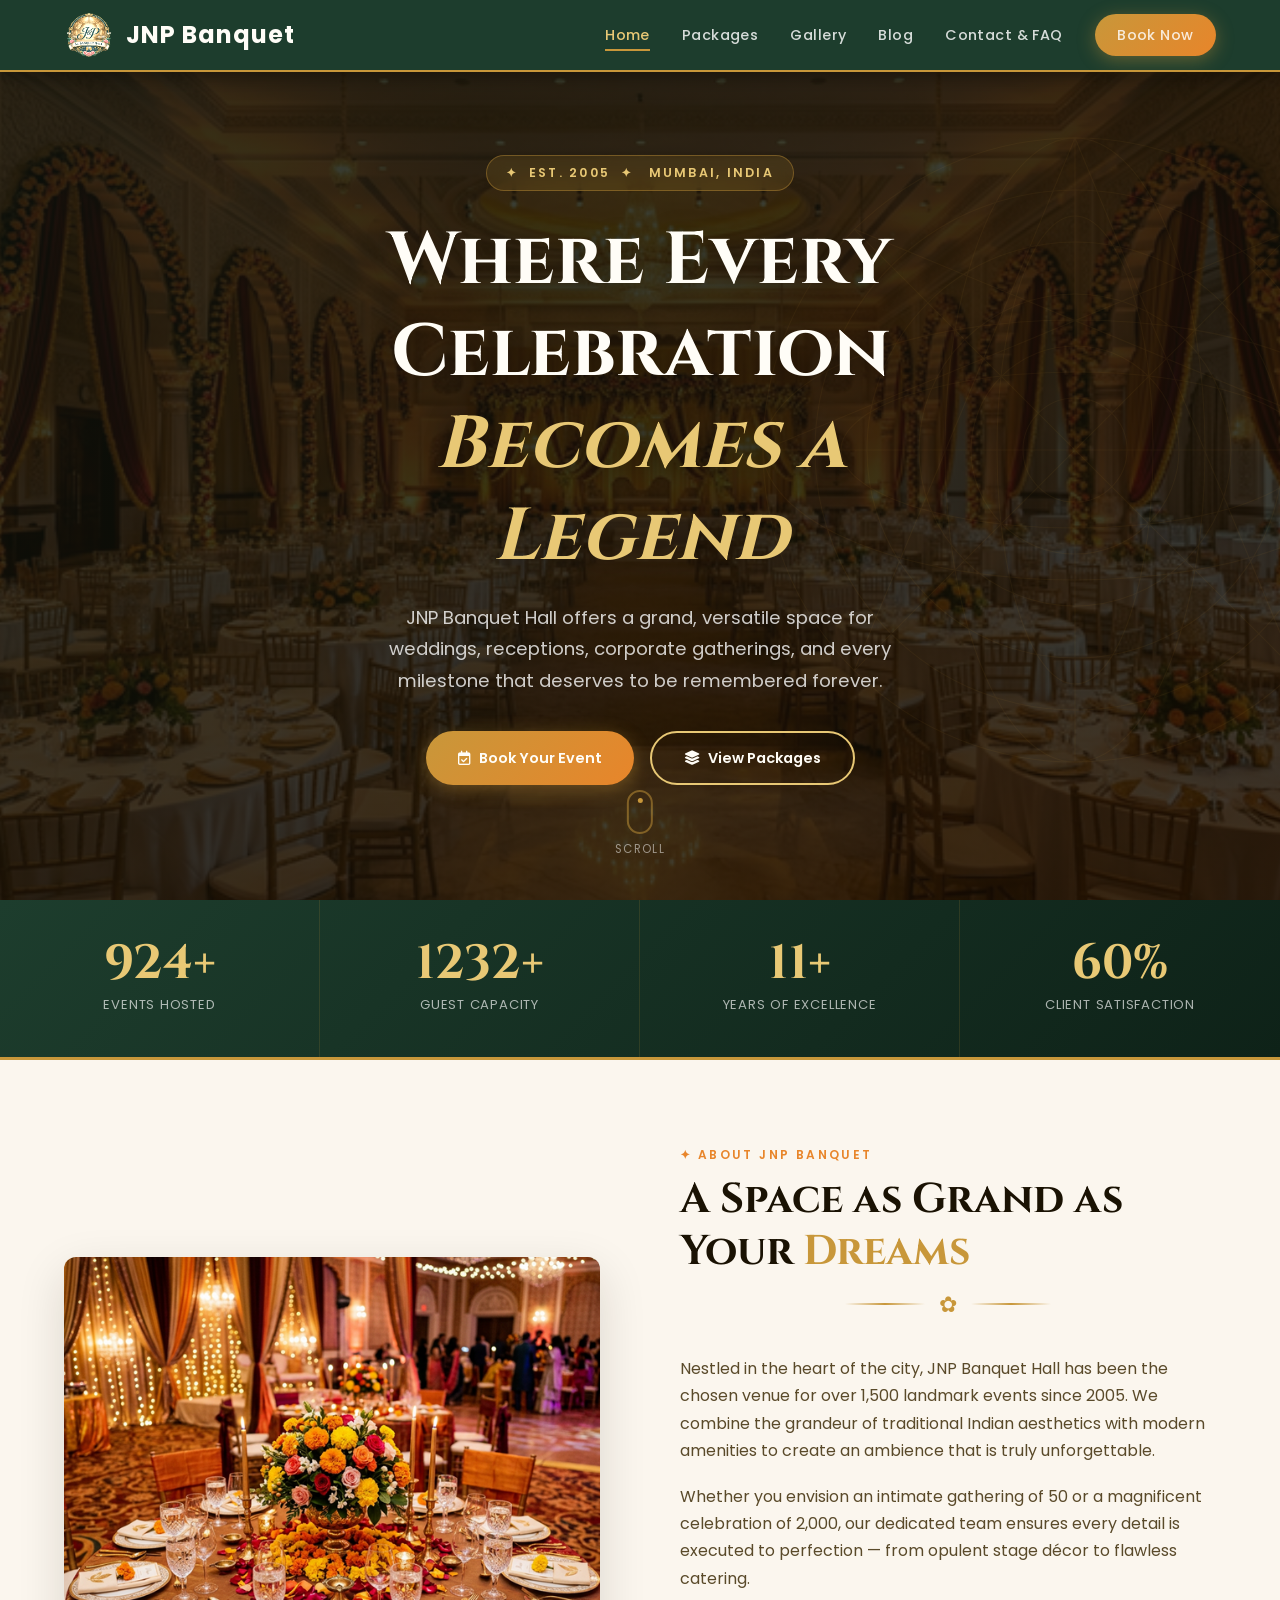
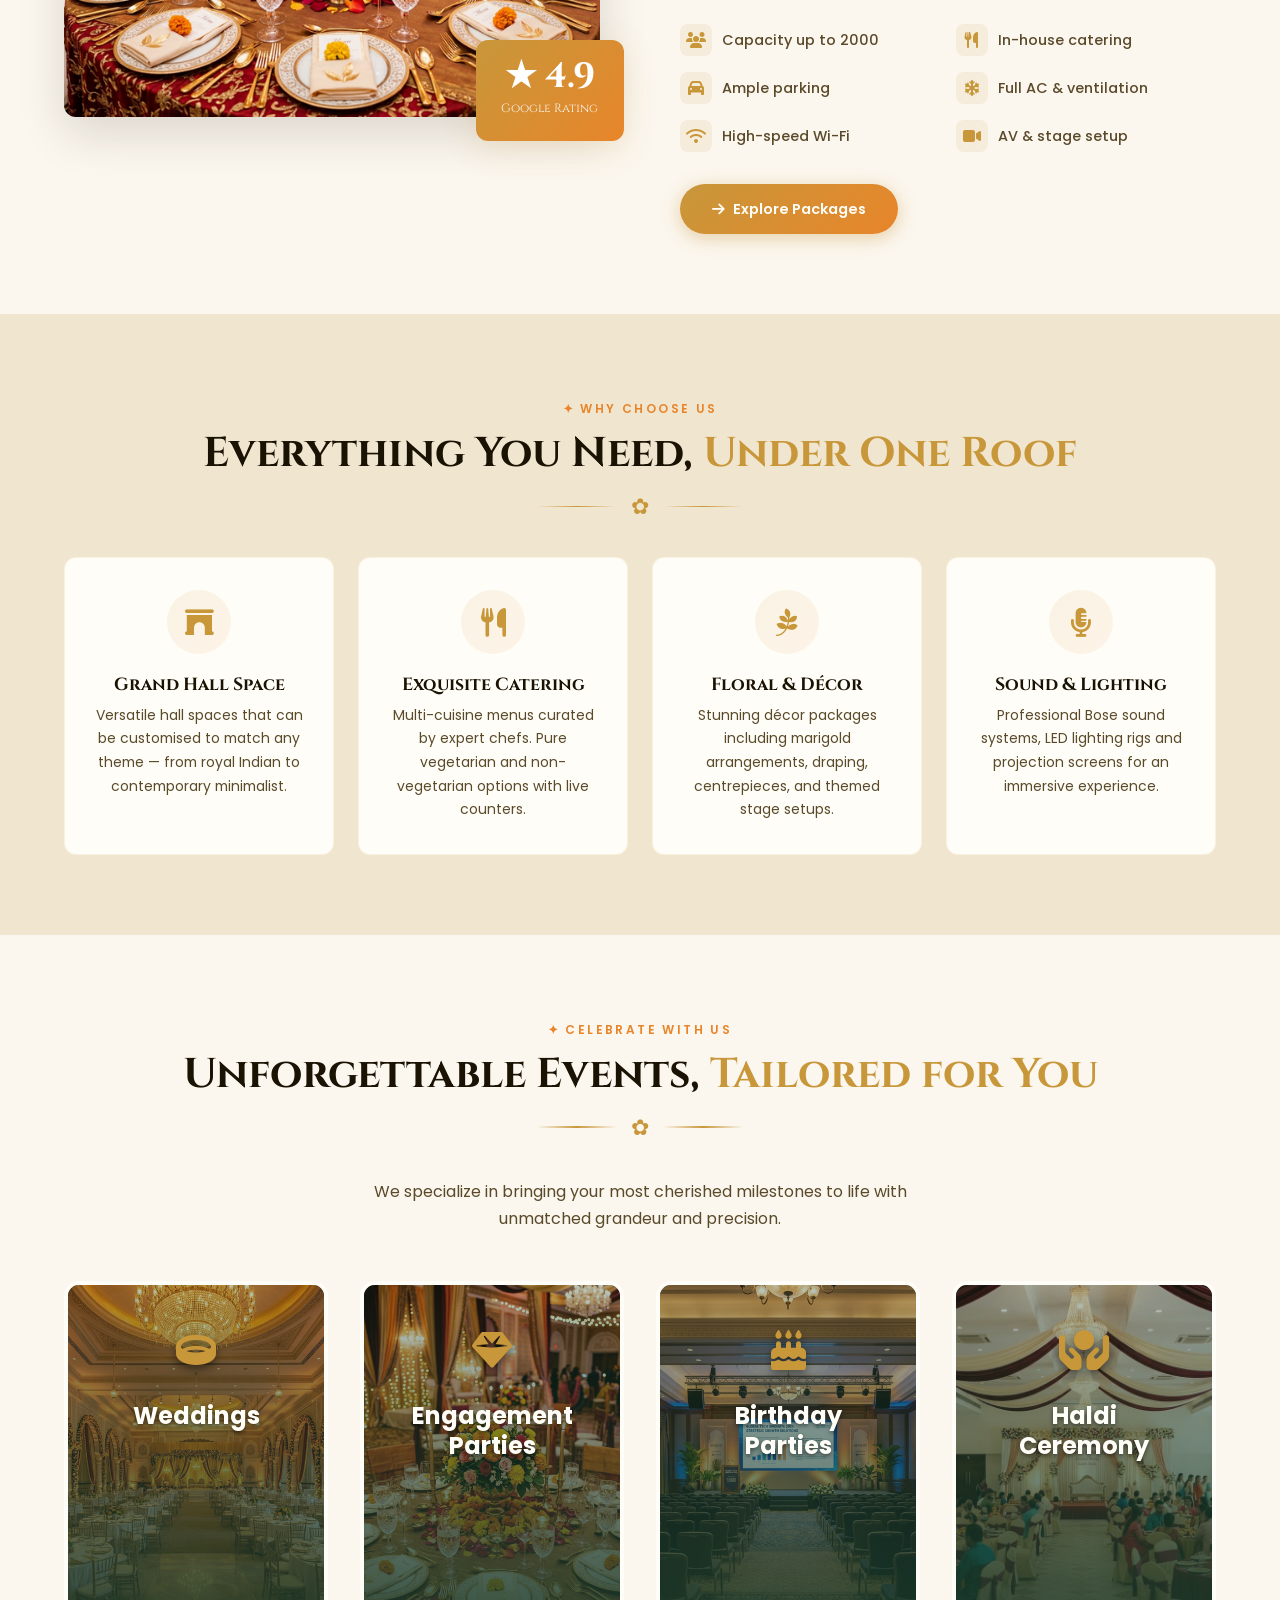
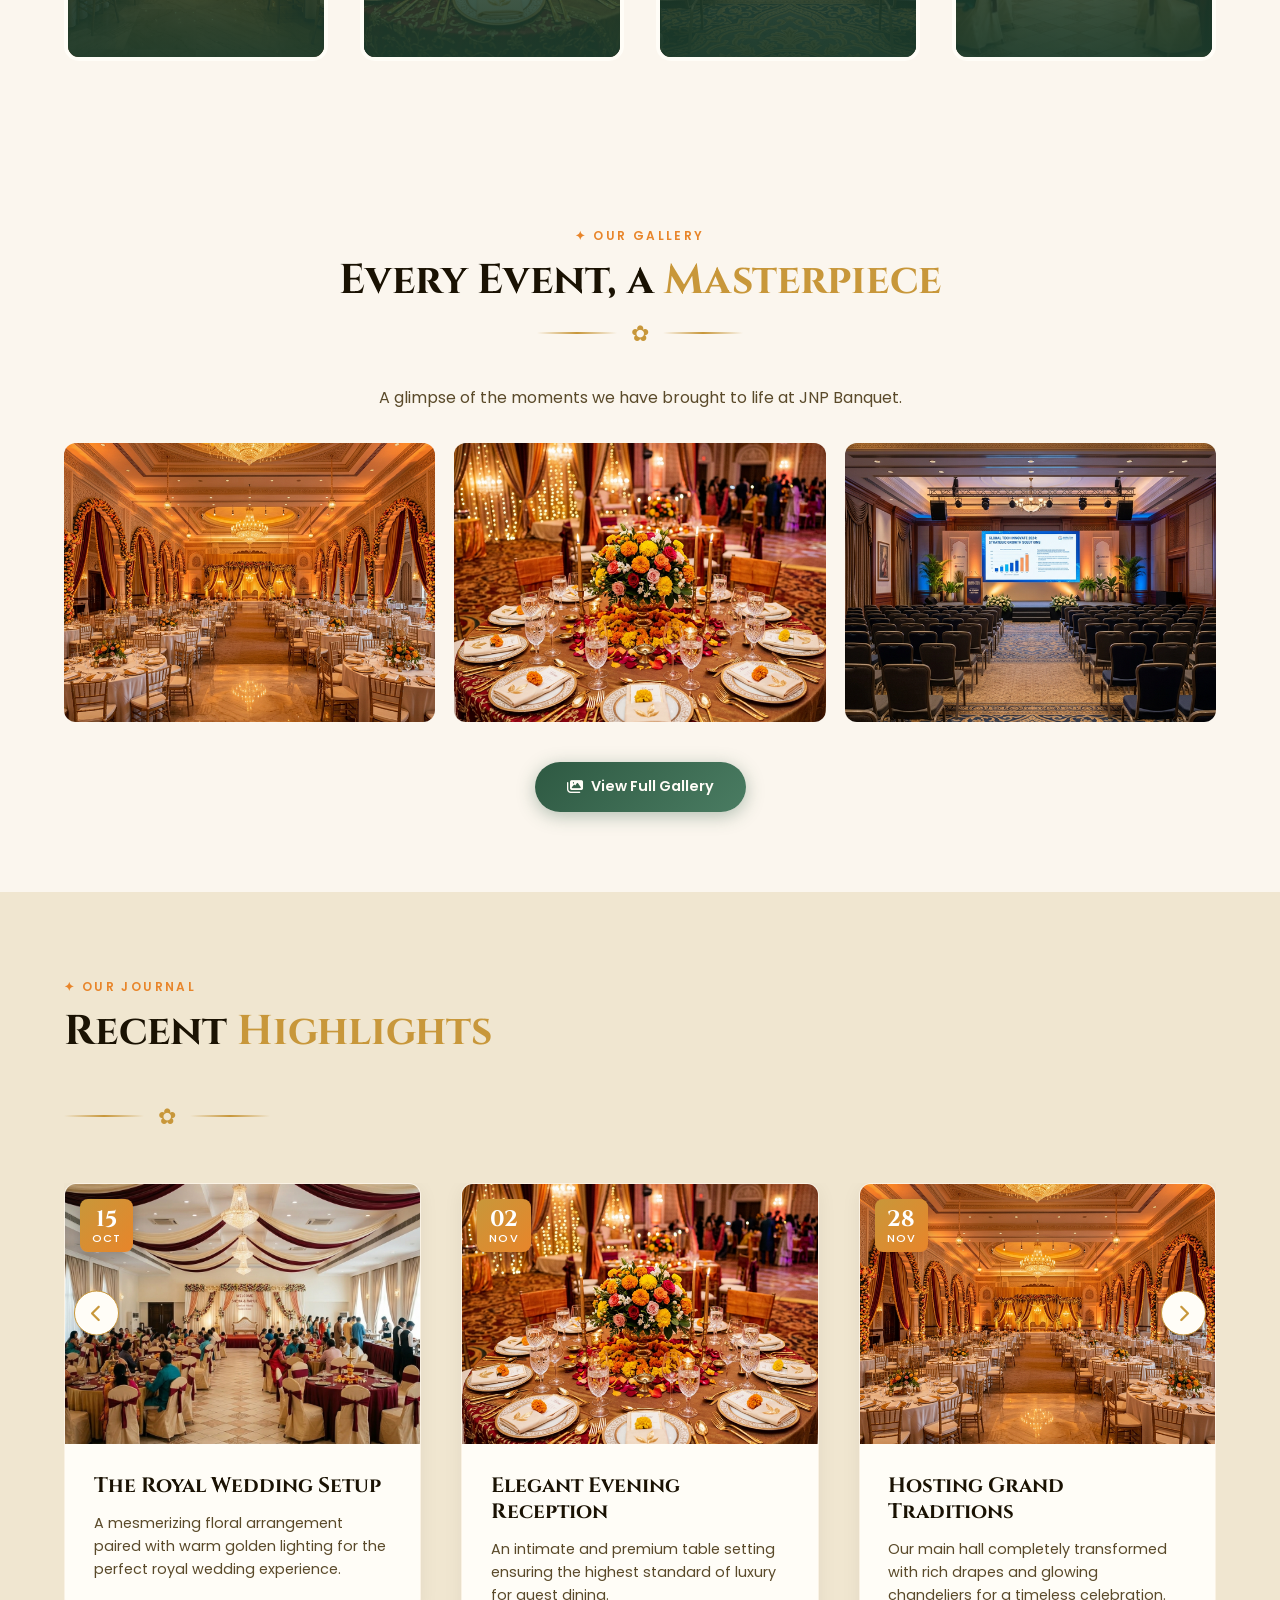
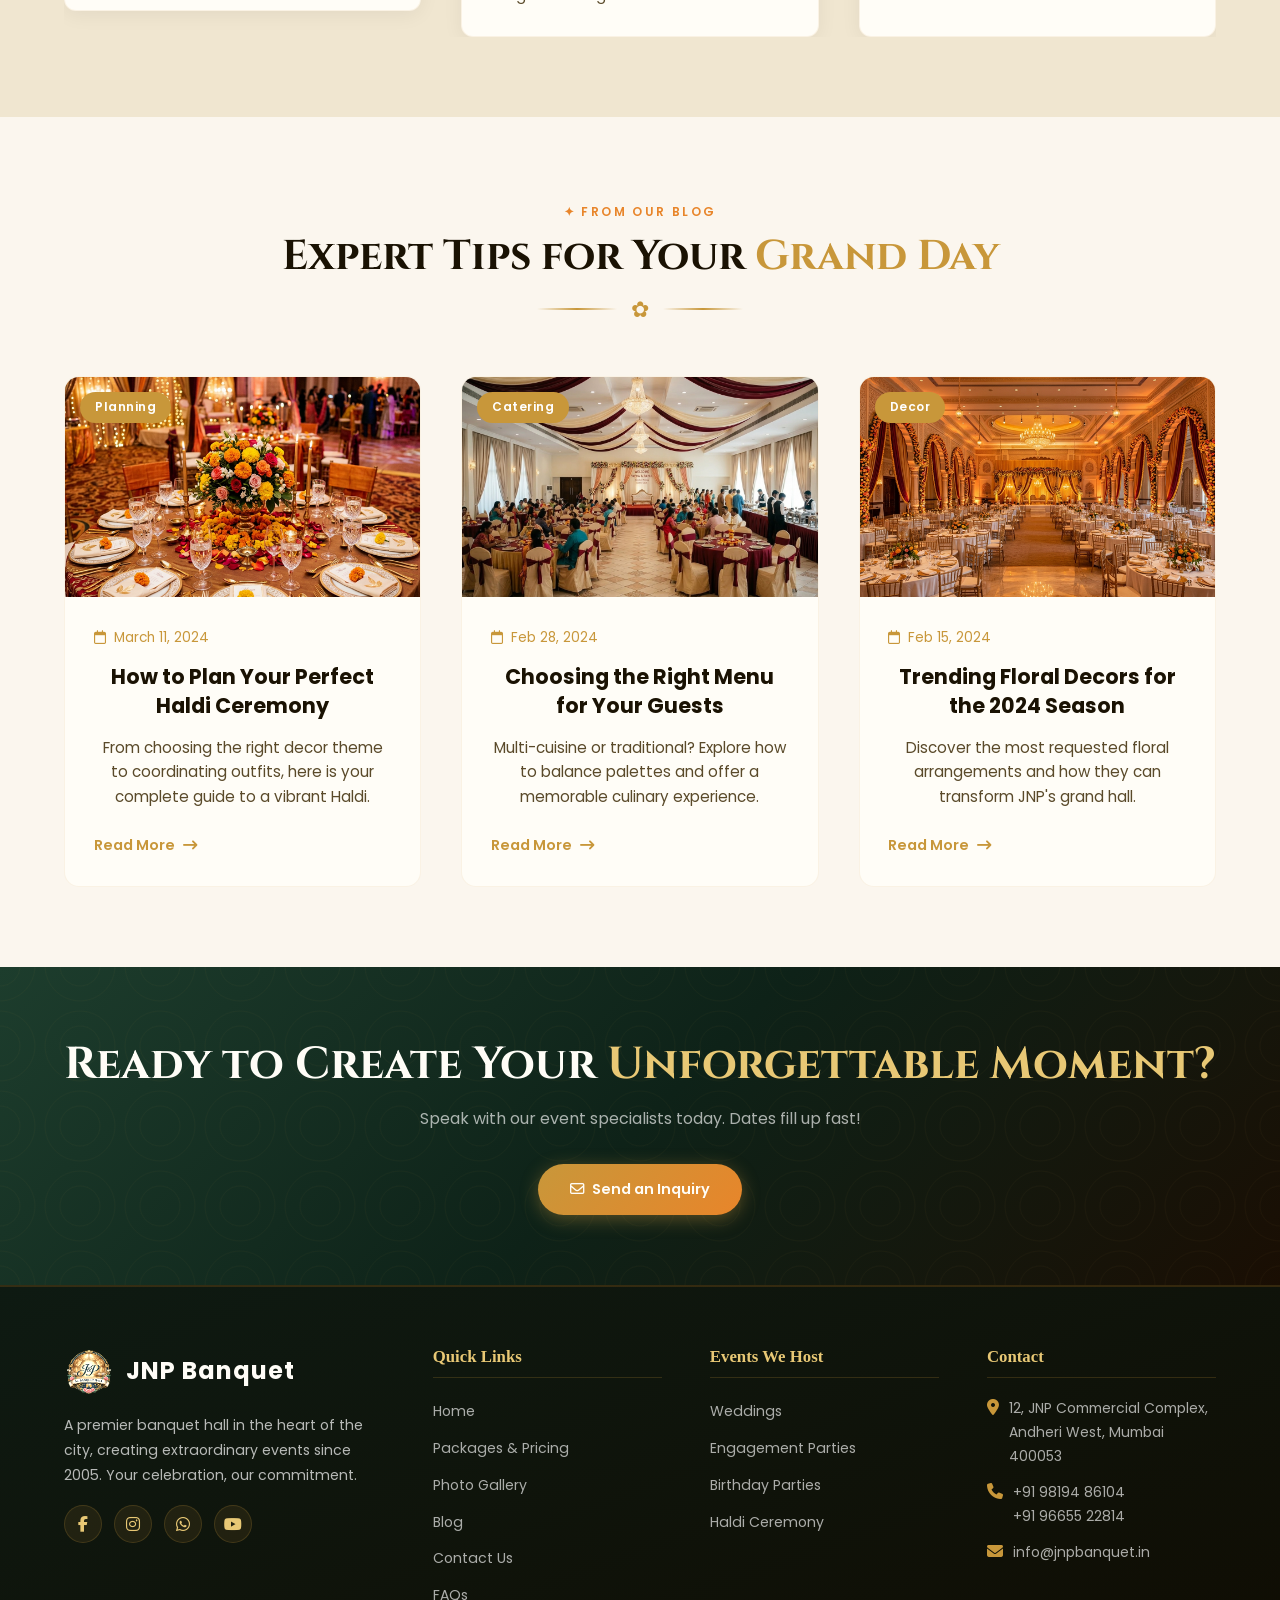
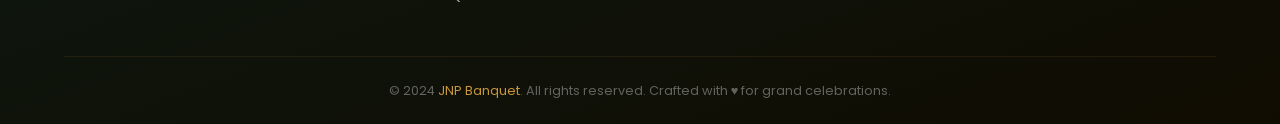
<file: JNP_banquet/index.html>
<!DOCTYPE html>
<html lang="en">

<head>
  <meta charset="UTF-8">
  <meta name="viewport" content="width=device-width, initial-scale=1.0">
  <title>JNP Banquet – Grand Events, Timeless Memories</title>
  <meta name="description"
    content="JNP Banquet Hall — The perfect venue for weddings, receptions, corporate events and celebrations in a grand, premium setting.">
  <link rel="stylesheet" href="css/style.css">
  <!-- Swiper CSS -->
  <link rel="stylesheet" href="https://cdn.jsdelivr.net/npm/swiper@11/swiper-bundle.min.css" />
  <!-- Icons -->
  <link rel="stylesheet" href="https://cdnjs.cloudflare.com/ajax/libs/font-awesome/6.5.0/css/all.min.css">
</head>

<body>

  <!-- ═══════════════ PRELOADER ═════════════════ -->
  <div class="cinematic-loader" id="cinematic-loader">
    <div class="loader-logo">
      <img src="images/Banquet_logo.png" alt="JNP Banquet Logo"
        style="height:100px; width:auto; mix-blend-mode:screen; filter:contrast(1.5) brightness(1.2); display:block; margin:0 auto 1rem;">
      JNP Banquet
      <span>PREMIUM EVENTS</span>
    </div>
  </div>

  <!-- ═══════════════ NAVBAR ═════════════════ -->
  <header>
    <nav class="navbar" id="navbar">
      <a href="index.html" class="nav-logo">
        <img src="images/Banquet_logo.png" alt="JNP Logo">
        JNP Banquet
      </a>
      <ul class="nav-links">
        <li><a href="index.html">Home</a></li>
        <li><a href="packages.html">Packages</a></li>
        <li><a href="gallery.html">Gallery</a></li>
        <li><a href="blog.html">Blog</a></li>
        <li><a href="contact.html">Contact & FAQ</a></li>
        <li><a href="contact.html" class="btn btn-primary" style="padding:0.55rem 1.4rem;">Book Now</a></li>
      </ul>
      <div class="hamburger" id="hamburger">
        <span></span><span></span><span></span>
      </div>
    </nav>
    <div class="mobile-menu" id="mobile-menu">
      <a href="index.html">Home</a>
      <a href="packages.html">Packages</a>
      <a href="gallery.html">Gallery</a>
      <a href="blog.html">Blog</a>
      <a href="contact.html">Contact & FAQ</a>
      <a href="contact.html" class="btn btn-primary" style="margin-top:0.5rem;justify-content:center;">Book Now</a>
    </div>
  </header>

  <!-- ═══════════════ HERO ═════════════════ -->
  <section class="hero" id="home">
    <div class="hero-bg"></div>
    <div class="hero-overlay"></div>

    <!-- Decorative Mandala SVG -->
    <div class="hero-mandala">
      <svg viewBox="0 0 500 500" xmlns="http://www.w3.org/2000/svg" fill="none" stroke="#C8973A" stroke-width="0.8">
        <circle cx="250" cy="250" r="240" />
        <circle cx="250" cy="250" r="200" />
        <circle cx="250" cy="250" r="160" />
        <circle cx="250" cy="250" r="120" />
        <circle cx="250" cy="250" r="80" />
        <circle cx="250" cy="250" r="40" />
        <line x1="250" y1="10" x2="250" y2="490" />
        <line x1="10" y1="250" x2="490" y2="250" />
        <line x1="80" y1="80" x2="420" y2="420" />
        <line x1="420" y1="80" x2="80" y2="420" />
        <line x1="250" y1="10" x2="420" y2="420" />
        <line x1="250" y1="10" x2="80" y2="420" />
        <line x1="10" y1="250" x2="420" y2="80" />
        <line x1="490" y1="250" x2="80" y2="80" />
        <ellipse cx="250" cy="250" rx="240" ry="100" />
        <ellipse cx="250" cy="250" rx="100" ry="240" />
        <ellipse cx="250" cy="250" rx="180" ry="60" />
        <ellipse cx="250" cy="250" rx="60" ry="180" />
      </svg>
    </div>

    <div class="hero-content">
      <div class="hero-tag">✦ &nbsp;Est. 2005 &nbsp;✦ &nbsp; Mumbai, India</div>
      <h1>
        Where Every Celebration<br>
        <em>Becomes a Legend</em>
      </h1>
      <p>JNP Banquet Hall offers a grand, versatile space for weddings, receptions, corporate gatherings, and every
        milestone that deserves to be remembered forever.</p>
      <div class="hero-actions">
        <a href="contact.html" class="btn btn-primary"><i class="fa-regular fa-calendar-check"></i> Book Your Event</a>
        <a href="packages.html" class="btn btn-outline"><i class="fa-solid fa-layer-group"></i> View Packages</a>
      </div>
    </div>

    <div class="scroll-indicator">
      <div class="scroll-dot"></div>
      Scroll
    </div>
  </section>

  <!-- ═══════════════ STATS BAR ═════════════════ -->
  <div class="stats-bar">
    <div class="stat-item reveal">
      <span class="stat-number" data-target="1500" data-suffix="+">0+</span>
      <div class="stat-label">Events Hosted</div>
    </div>
    <div class="stat-item reveal reveal-delay-1">
      <span class="stat-number" data-target="2000" data-suffix="+">0+</span>
      <div class="stat-label">Guest Capacity</div>
    </div>
    <div class="stat-item reveal reveal-delay-2">
      <span class="stat-number" data-target="18" data-suffix="+">0+</span>
      <div class="stat-label">Years of Excellence</div>
    </div>
    <div class="stat-item reveal reveal-delay-3">
      <span class="stat-number" data-target="98" data-suffix="%">0%</span>
      <div class="stat-label">Client Satisfaction</div>
    </div>
  </div>

  <!-- ═══════════════ ABOUT ═════════════════ -->
  <section class="section section-light">
    <div class="about-grid">
      <div class="about-image-wrap reveal">
        <img src="images/gallery-wedding.png" alt="Beautifully decorated JNP Banquet Hall table setup">
        <div class="about-badge">
          <span class="big">★ 4.9</span>
          <span class="small">Google Rating</span>
        </div>
      </div>
      <div class="reveal reveal-delay-1">
        <span class="section-badge">✦ About JNP Banquet</span>
        <h2 class="section-title">A Space as Grand as Your <span>Dreams</span></h2>
        <div class="motif-divider"><span>✿</span></div>
        <p style="color:var(--text-light);margin-bottom:1.2rem;">Nestled in the heart of the city, JNP Banquet Hall has
          been the chosen venue for over 1,500 landmark events since 2005. We combine the grandeur of traditional Indian
          aesthetics with modern amenities to create an ambience that is truly unforgettable.</p>
        <p style="color:var(--text-light);margin-bottom:2rem;">Whether you envision an intimate gathering of 50 or a
          magnificent celebration of 2,000, our dedicated team ensures every detail is executed to perfection — from
          opulent stage décor to flawless catering.</p>
        <div class="about-features">
          <div class="about-feat"><span class="icon"><i class="fa-solid fa-users"></i></span>Capacity up to 2000</div>
          <div class="about-feat"><span class="icon"><i class="fa-solid fa-utensils"></i></span>In-house catering</div>
          <div class="about-feat"><span class="icon"><i class="fa-solid fa-car"></i></span>Ample parking</div>
          <div class="about-feat"><span class="icon"><i class="fa-solid fa-snowflake"></i></span>Full AC & ventilation
          </div>
          <div class="about-feat"><span class="icon"><i class="fa-solid fa-wifi"></i></span>High-speed Wi-Fi</div>
          <div class="about-feat"><span class="icon"><i class="fa-solid fa-video"></i></span>AV & stage setup</div>
        </div>
        <a href="packages.html" class="btn btn-primary" style="margin-top:2rem;"><i class="fa-solid fa-arrow-right"></i>
          Explore Packages</a>
      </div>
    </div>
  </section>

  <!-- ═══════════════ WHY US ═════════════════ -->
  <section class="section section-cream text-center">
    <span class="section-badge reveal">✦ Why Choose Us</span>
    <h2 class="section-title reveal">Everything You Need, <span>Under One Roof</span></h2>
    <div class="motif-divider reveal"><span>✿</span></div>
    <div class="features-grid">
      <div class="feature-card reveal">
        <div class="feature-icon"><i class="fa-solid fa-archway" style="color:var(--gold);"></i></div>
        <h3>Grand Hall Space</h3>
        <p>Versatile hall spaces that can be customised to match any theme — from royal Indian to contemporary
          minimalist.</p>
      </div>
      <div class="feature-card reveal reveal-delay-1">
        <div class="feature-icon"><i class="fa-solid fa-utensils" style="color:var(--gold);"></i></div>
        <h3>Exquisite Catering</h3>
        <p>Multi-cuisine menus curated by expert chefs. Pure vegetarian and non-vegetarian options with live counters.
        </p>
      </div>
      <div class="feature-card reveal reveal-delay-2">
        <div class="feature-icon"><i class="fa-brands fa-pagelines" style="color:var(--gold);"></i></div>
        <h3>Floral & Décor</h3>
        <p>Stunning décor packages including marigold arrangements, draping, centrepieces, and themed stage setups.</p>
      </div>
      <div class="feature-card reveal reveal-delay-3">
        <div class="feature-icon"><i class="fa-solid fa-microphone-lines" style="color:var(--gold);"></i></div>
        <h3>Sound & Lighting</h3>
        <p>Professional Bose sound systems, LED lighting rigs and projection screens for an immersive experience.</p>
      </div>
    </div>
  </section>

  <!-- ═══════════════ OUR SPECIALITIES (EVENT SHOWCASE) ═════════════════ -->
  <section class="section section-ivory text-center" id="specialities">
    <div class="container">
      <span class="section-badge reveal">✦ Celebrate With Us</span>
      <h2 class="section-title reveal">Unforgettable Events, <span>Tailored for You</span></h2>
      <div class="motif-divider reveal"><span>✿</span></div>
      <p class="section-subtitle reveal" style="margin:0 auto 3rem;">We specialize in bringing your most cherished
        milestones to life with unmatched grandeur and precision.</p>

      <div class="speciality-grid">

        <!-- Wedding -->
        <div class="speciality-card reveal">
          <img src="images/hero-bg.png" alt="Grand Weddings">
          <div class="sc-overlay">
            <div class="sc-icon"><i class="fa-solid fa-ring"></i></div>
            <h3>Weddings</h3>
            <p>Begin your forever in our majestic, pillarless hall tailored for royal Indian weddings.</p>
            <a href="contact.html" class="sc-btn">Inquire Now &rarr;</a>
          </div>
        </div>

        <!-- Engagement -->
        <div class="speciality-card reveal reveal-delay-1">
          <img src="images/gallery-wedding.png" alt="Engagement Parties">
          <div class="sc-overlay">
            <div class="sc-icon"><i class="fa-solid fa-gem"></i></div>
            <h3>Engagement Parties</h3>
            <p>Intimate gatherings and luxurious ring ceremonies with premium tablescapes.</p>
            <a href="contact.html" class="sc-btn">Inquire Now &rarr;</a>
          </div>
        </div>

        <!-- Birthday -->
        <div class="speciality-card reveal reveal-delay-2">
          <img src="images/gallery-corporate.png" alt="Birthday Parties">
          <div class="sc-overlay">
            <div class="sc-icon"><i class="fa-solid fa-cake-candles"></i></div>
            <h3>Birthday Parties</h3>
            <p>From 1st birthdays to milestone 50ths, we host joyous, vibrant, and fun-filled birthday bashes.</p>
            <a href="contact.html" class="sc-btn">Inquire Now &rarr;</a>
          </div>
        </div>

        <!-- Haldi -->
        <div class="speciality-card reveal reveal-delay-3">
          <img src="images/Gemini_Generated_Image_8coy5y8coy5y8coy.png" alt="Haldi Ceremony">
          <div class="sc-overlay">
            <div class="sc-icon"><i class="fa-solid fa-hands-holding-circle"></i></div>
            <h3>Haldi Ceremony</h3>
            <p>Bright, traditionally styled setups to celebrate cultural pre-wedding festivities.</p>
            <a href="contact.html" class="sc-btn">Inquire Now &rarr;</a>
          </div>
        </div>

      </div>
    </div>
  </section>

  <!-- ═══════════════ GALLERY PREVIEW ═════════════════ -->
  <section class="section section-light text-center">
    <span class="section-badge reveal">✦ Our Gallery</span>
    <h2 class="section-title reveal">Every Event, a <span>Masterpiece</span></h2>
    <div class="motif-divider reveal"><span>✿</span></div>
    <p class="section-subtitle reveal" style="margin:0 auto 2rem;">A glimpse of the moments we have brought to life at
      JNP Banquet.</p>
    <div class="gallery-preview reveal">
      <div class="gp-item">
        <img src="images/hero-bg.png" alt="Grand event hall setup">
        <div class="gp-overlay">Grand Hall</div>
      </div>
      <div class="gp-item">
        <img src="images/gallery-wedding.png" alt="Wedding table setup">
        <div class="gp-overlay">Wedding Setup</div>
      </div>
      <div class="gp-item">
        <img src="images/gallery-corporate.png" alt="Corporate event">
        <div class="gp-overlay">Corporate Event</div>
      </div>
    </div>
    <a href="gallery.html" class="btn btn-green reveal" style="margin-top:2.5rem;"><i class="fa-solid fa-images"></i>
      View Full Gallery</a>
  </section>

  <!-- ═══════════════ RECENT HIGHLIGHTS SLIDER ═════════════════ -->
  <section class="section section-cream" id="highlights">
    <div style="display:flex; justify-content:space-between; align-items:flex-end; margin-bottom: 2rem;">
      <div>
        <span class="section-badge reveal">✦ Our Journal</span>
        <h2 class="section-title reveal">Recent <span>Highlights</span></h2>
      </div>
    </div>
    <div class="motif-divider reveal" style="margin: 0 0 3rem 0; margin-left:0;"><span>✿</span></div>

    <div class="swiper highlight-swiper reveal reveal-delay-2">
      <!-- Custom Aesthetic Navigation Arrows -->
      <div class="highlight-prev"><i class="fa-solid fa-chevron-left"></i></div>
      <div class="highlight-next"><i class="fa-solid fa-chevron-right"></i></div>

      <div class="swiper-wrapper">

        <!-- Slide 1 -->
        <div class="swiper-slide highlight-card">
          <div class="hc-image">
            <img src="images/Gemini_Generated_Image_8coy5y8coy5y8coy.png" alt="Grand Wedding Setup">
            <div class="hc-date"><span class="day">15</span><span class="month">OCT</span></div>
          </div>
          <div class="hc-content">
            <h3>The Royal Wedding Setup</h3>
            <p>A mesmerizing floral arrangement paired with warm golden lighting for the perfect royal wedding
              experience.</p>
          </div>
        </div>

        <!-- Slide 2 -->
        <div class="swiper-slide highlight-card">
          <div class="hc-image">
            <img src="images/gallery-wedding.png" alt="Elegant Reception">
            <div class="hc-date"><span class="day">02</span><span class="month">NOV</span></div>
          </div>
          <div class="hc-content">
            <h3>Elegant Evening Reception</h3>
            <p>An intimate and premium table setting ensuring the highest standard of luxury for guest dining.</p>
          </div>
        </div>

        <!-- Slide 3 -->
        <div class="swiper-slide highlight-card">
          <div class="hc-image">
            <img src="images/hero-bg.png" alt="Grand Scale Events">
            <div class="hc-date"><span class="day">28</span><span class="month">NOV</span></div>
          </div>
          <div class="hc-content">
            <h3>Hosting Grand Traditions</h3>
            <p>Our main hall completely transformed with rich drapes and glowing chandeliers for a timeless celebration.
            </p>
          </div>
        </div>

        <!-- Slide 4 -->
        <div class="swiper-slide highlight-card">
          <div class="hc-image">
            <img src="images/gallery-corporate.png" alt="Corporate Gala">
            <div class="hc-date"><span class="day">10</span><span class="month">DEC</span></div>
          </div>
          <div class="hc-content">
            <h3>Premium Corporate Gala</h3>
            <p>Providing the absolute best infrastructure for high-end corporate summits and professional gatherings.
            </p>
          </div>
        </div>

      </div>
    </div>
  </section>

  <!-- ═══════════════ BLOG SECTION ═════════════════ -->
  <section class="section section-light" id="blog">
    <div class="container text-center">
      <span class="section-badge reveal">✦ From Our Blog</span>
      <h2 class="section-title reveal">Expert Tips for Your <span>Grand Day</span></h2>
      <div class="motif-divider reveal"><span>✿</span></div>

      <div class="blog-grid" style="max-width:1200px; margin-left:auto; margin-right:auto;">
        <!-- Post 1 -->
        <article class="blog-card reveal">
          <div class="blog-img">
            <img src="images/gallery-wedding.png" alt="Haldi Ceremony Tips">
            <span class="blog-category">Planning</span>
          </div>
          <div class="blog-info">
            <div class="date"><i class="fa-regular fa-calendar"></i> March 11, 2024</div>
            <h3>How to Plan Your Perfect Haldi Ceremony</h3>
            <p>From choosing the right decor theme to coordinating outfits, here is your complete guide to a vibrant
              Haldi.</p>
            <a href="#" class="blog-link">Read More <i class="fa-solid fa-arrow-right-long"></i></a>
          </div>
        </article>

        <!-- Post 2 -->
        <article class="blog-card reveal reveal-delay-1">
          <div class="blog-img">
            <img src="images/Gemini_Generated_Image_8coy5y8coy5y8coy.png" alt="Wedding Menu Tips">
            <span class="blog-category">Catering</span>
          </div>
          <div class="blog-info">
            <div class="date"><i class="fa-regular fa-calendar"></i> Feb 28, 2024</div>
            <h3>Choosing the Right Menu for Your Guests</h3>
            <p>Multi-cuisine or traditional? Explore how to balance palettes and offer a memorable culinary experience.
            </p>
            <a href="#" class="blog-link">Read More <i class="fa-solid fa-arrow-right-long"></i></a>
          </div>
        </article>

        <!-- Post 3 -->
        <article class="blog-card reveal reveal-delay-2">
          <div class="blog-img">
            <img src="images/hero-bg.png" alt="Floral Trends">
            <span class="blog-category">Decor</span>
          </div>
          <div class="blog-info">
            <div class="date"><i class="fa-regular fa-calendar"></i> Feb 15, 2024</div>
            <h3>Trending Floral Decors for the 2024 Season</h3>
            <p>Discover the most requested floral arrangements and how they can transform JNP's grand hall.</p>
            <a href="#" class="blog-link">Read More <i class="fa-solid fa-arrow-right-long"></i></a>
          </div>
        </article>
      </div>
    </div>
  </section>

  <!-- ═══════════════ CTA BANNER ═════════════════ -->
  <section class="cta-banner">
    <h2 class="reveal">Ready to Create Your <span>Unforgettable Moment?</span></h2>
    <p class="reveal">Speak with our event specialists today. Dates fill up fast!</p>
    <a href="contact.html" class="btn btn-primary reveal"><i class="fa-regular fa-envelope"></i> Send an Inquiry</a>
  </section>

  <!-- ═══════════════ FOOTER ═════════════════ -->
  <footer class="footer">
    <div class="footer-grid">
      <div class="footer-logo-section">
        <div class="nav-logo">
          <img src="images/Banquet_logo.png" alt="JNP Logo"> JNP Banquet
        </div>
        <p>A premier banquet hall in the heart of the city, creating extraordinary events since 2005. Your celebration,
          our commitment.</p>
        <div class="social-links">
          <a href="#" aria-label="Facebook"><i class="fa-brands fa-facebook-f"></i></a>
          <a href="https://www.instagram.com/jnp_banquet_25?igsh=MTltOTN4ZjF5ZDhjMg%3D%3D" target="_blank"
            aria-label="Instagram"><i class="fa-brands fa-instagram"></i></a>
          <a href="#" aria-label="WhatsApp"><i class="fa-brands fa-whatsapp"></i></a>
          <a href="#" aria-label="YouTube"><i class="fa-brands fa-youtube"></i></a>
        </div>
      </div>
      <div class="footer-col">
        <h4>Quick Links</h4>
        <ul>
          <li><a href="index.html">Home</a></li>
          <li><a href="packages.html">Packages & Pricing</a></li>
          <li><a href="gallery.html">Photo Gallery</a></li>
          <li><a href="blog.html">Blog</a></li>
          <li><a href="contact.html">Contact Us</a></li>
          <li><a href="contact.html#faq">FAQs</a></li>
        </ul>
      </div>
      <div class="footer-col">
        <h4>Events We Host</h4>
        <ul>
          <li><a href="#">Weddings</a></li>
          <li><a href="#">Engagement Parties</a></li>
          <li><a href="#">Birthday Parties</a></li>
          <li><a href="#">Haldi Ceremony</a></li>
        </ul>
      </div>
      <div class="footer-col">
        <h4>Contact</h4>
        <div class="footer-contact-item">
          <i class="fa-solid fa-location-dot icon"></i>
          <span>12, JNP Commercial Complex,<br>Andheri West, Mumbai 400053</span>
        </div>
        <div class="footer-contact-item">
          <i class="fa-solid fa-phone icon"></i>
          <span>+91 98194 86104<br>+91 96655 22814</span>
        </div>
        <div class="footer-contact-item">
          <i class="fa-solid fa-envelope icon"></i>
          <span>info@jnpbanquet.in</span>
        </div>
      </div>
    </div>
    <div class="footer-bottom">
      <p>© 2024 <span>JNP Banquet</span>. All rights reserved. Crafted with ♥ for grand celebrations.</p>
    </div>
  </footer>

  <!-- Swiper JS -->
  <script src="https://cdn.jsdelivr.net/npm/swiper@11/swiper-bundle.min.js"></script>
  <script src="js/main.js"></script>
</body>

</html>
</file>
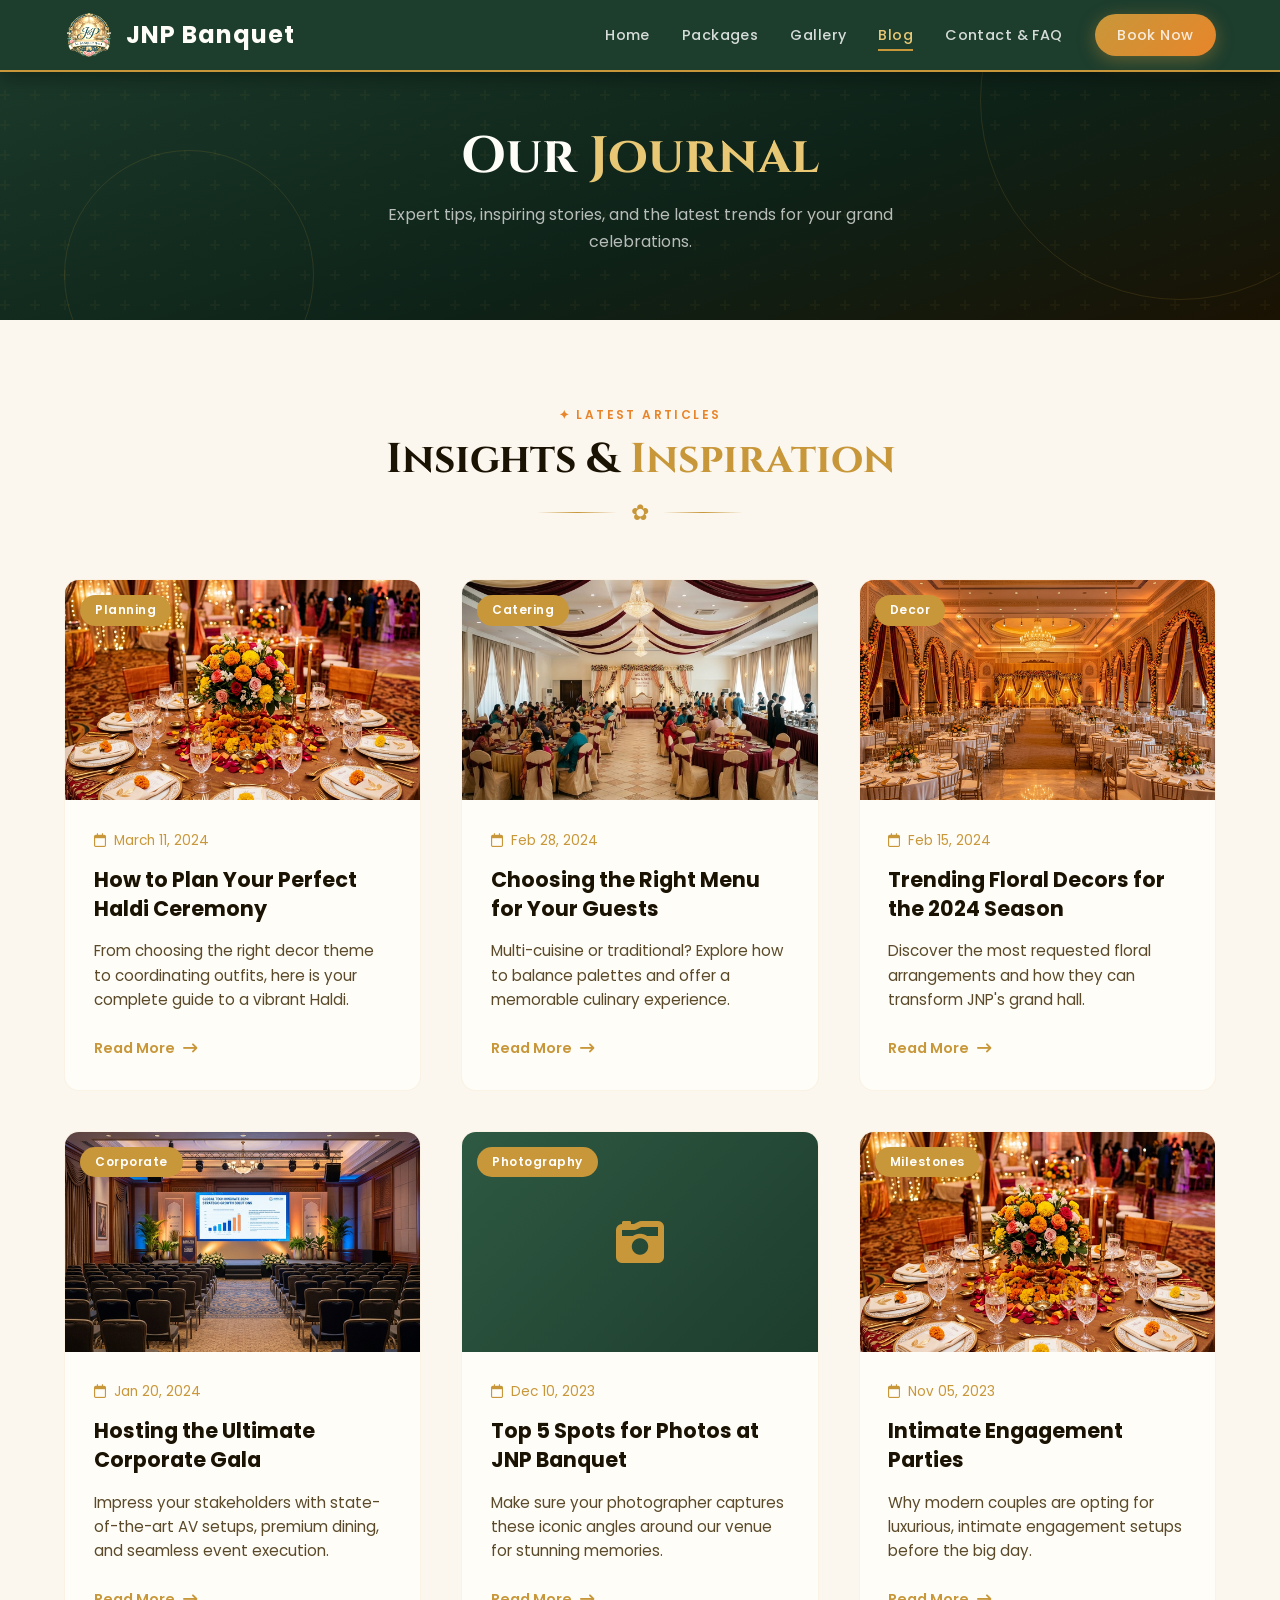
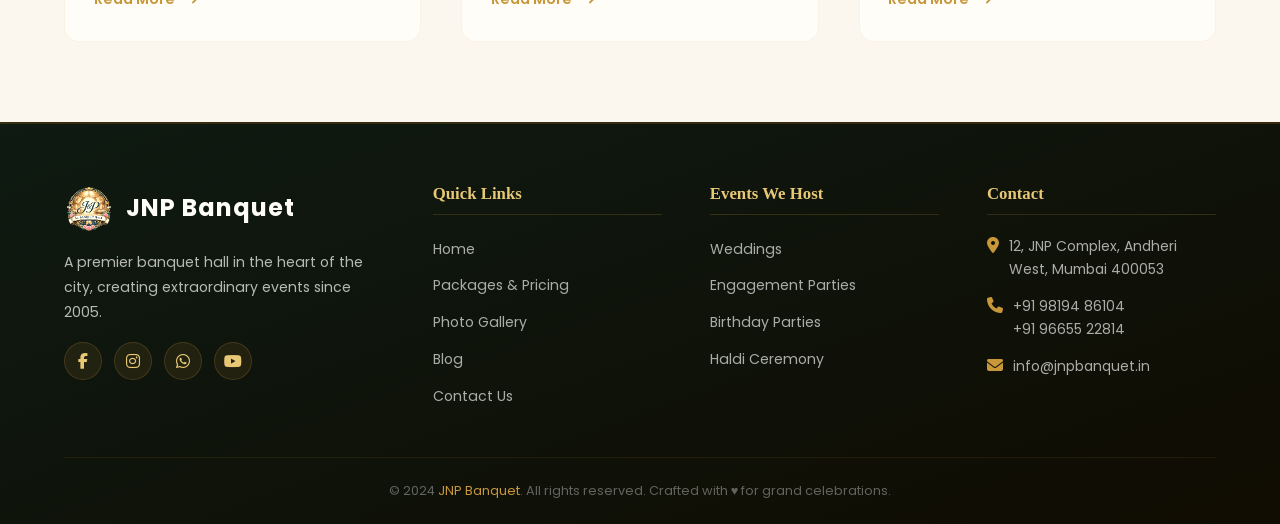
<file: JNP_banquet/blog.html>
<!DOCTYPE html>
<html lang="en">

<head>
    <meta charset="UTF-8">
    <meta name="viewport" content="width=device-width, initial-scale=1.0">
    <title>Our Blog – JNP Banquet</title>
    <meta name="description"
        content="Read the latest tips, trends, and inspiration for planning your perfect wedding, corporate event, or milestone celebration at JNP Banquet.">
    <link rel="stylesheet" href="css/style.css">
    <link rel="stylesheet" href="https://cdnjs.cloudflare.com/ajax/libs/font-awesome/6.5.0/css/all.min.css">
</head>

<body>

    <!-- NAVBAR -->
    <header>
        <nav class="navbar" id="navbar">
            <a href="index.html" class="nav-logo">
                <img src="images/Banquet_logo.png" alt="JNP Logo">
                JNP Banquet
            </a>
            <ul class="nav-links">
                <li><a href="index.html">Home</a></li>
                <li><a href="packages.html">Packages</a></li>
                <li><a href="gallery.html">Gallery</a></li>
                <li><a href="blog.html" class="active">Blog</a></li>
                <li><a href="contact.html">Contact & FAQ</a></li>
                <li><a href="contact.html" class="btn btn-primary" style="padding:0.55rem 1.4rem;">Book Now</a></li>
            </ul>
            <div class="hamburger" id="hamburger">
                <span></span><span></span><span></span>
            </div>
        </nav>
        <div class="mobile-menu" id="mobile-menu">
            <a href="index.html">Home</a>
            <a href="packages.html">Packages</a>
            <a href="gallery.html">Gallery</a>
            <a href="blog.html">Blog</a>
            <a href="contact.html">Contact & FAQ</a>
            <a href="contact.html" class="btn btn-primary" style="margin-top:0.5rem;justify-content:center;">Book
                Now</a>
        </div>
    </header>

    <!-- PAGE HERO -->
    <section class="page-hero">
        <div class="decor-ring ring-1"></div>
        <div class="decor-ring ring-2"></div>
        <h1>Our <span>Journal</span></h1>
        <p>Expert tips, inspiring stories, and the latest trends for your grand celebrations.</p>
    </section>

    <!-- BLOG GRID -->
    <section class="section section-ivory text-center">
        <span class="section-badge reveal">✦ Latest Articles</span>
        <h2 class="section-title reveal">Insights & <span>Inspiration</span></h2>
        <div class="motif-divider reveal"><span>✿</span></div>

        <div class="blog-grid" style="max-width:1200px; margin-left:auto; margin-right:auto; text-align:left;">
            <!-- Post 1 -->
            <article class="blog-card reveal">
                <div class="blog-img">
                    <img src="images/gallery-wedding.png" alt="Haldi Ceremony Tips">
                    <span class="blog-category">Planning</span>
                </div>
                <div class="blog-info">
                    <div class="date"><i class="fa-regular fa-calendar"></i> March 11, 2024</div>
                    <h3>How to Plan Your Perfect Haldi Ceremony</h3>
                    <p>From choosing the right decor theme to coordinating outfits, here is your complete guide to a
                        vibrant Haldi.</p>
                    <a href="#" class="blog-link">Read More <i class="fa-solid fa-arrow-right-long"></i></a>
                </div>
            </article>

            <!-- Post 2 -->
            <article class="blog-card reveal reveal-delay-1">
                <div class="blog-img">
                    <img src="images/Gemini_Generated_Image_8coy5y8coy5y8coy.png" alt="Wedding Menu Tips">
                    <span class="blog-category">Catering</span>
                </div>
                <div class="blog-info">
                    <div class="date"><i class="fa-regular fa-calendar"></i> Feb 28, 2024</div>
                    <h3>Choosing the Right Menu for Your Guests</h3>
                    <p>Multi-cuisine or traditional? Explore how to balance palettes and offer a memorable culinary
                        experience.</p>
                    <a href="#" class="blog-link">Read More <i class="fa-solid fa-arrow-right-long"></i></a>
                </div>
            </article>

            <!-- Post 3 -->
            <article class="blog-card reveal reveal-delay-2">
                <div class="blog-img">
                    <img src="images/hero-bg.png" alt="Floral Trends">
                    <span class="blog-category">Decor</span>
                </div>
                <div class="blog-info">
                    <div class="date"><i class="fa-regular fa-calendar"></i> Feb 15, 2024</div>
                    <h3>Trending Floral Decors for the 2024 Season</h3>
                    <p>Discover the most requested floral arrangements and how they can transform JNP's grand hall.</p>
                    <a href="#" class="blog-link">Read More <i class="fa-solid fa-arrow-right-long"></i></a>
                </div>
            </article>

            <!-- Post 4 -->
            <article class="blog-card reveal">
                <div class="blog-img">
                    <img src="images/gallery-corporate.png" alt="Corporate Event Planning">
                    <span class="blog-category">Corporate</span>
                </div>
                <div class="blog-info">
                    <div class="date"><i class="fa-regular fa-calendar"></i> Jan 20, 2024</div>
                    <h3>Hosting the Ultimate Corporate Gala</h3>
                    <p>Impress your stakeholders with state-of-the-art AV setups, premium dining, and seamless event
                        execution.</p>
                    <a href="#" class="blog-link">Read More <i class="fa-solid fa-arrow-right-long"></i></a>
                </div>
            </article>

            <!-- Post 5 -->
            <article class="blog-card reveal reveal-delay-1">
                <div class="blog-img">
                    <div
                        style="width:100%; height:100%; background:linear-gradient(135deg, #2E5942, #1D3D2D); display:flex; align-items:center; justify-content:center;">
                        <i class="fa-solid fa-camera-retro" style="font-size:3rem; color:var(--gold);"></i>
                    </div>
                    <span class="blog-category">Photography</span>
                </div>
                <div class="blog-info">
                    <div class="date"><i class="fa-regular fa-calendar"></i> Dec 10, 2023</div>
                    <h3>Top 5 Spots for Photos at JNP Banquet</h3>
                    <p>Make sure your photographer captures these iconic angles around our venue for stunning memories.
                    </p>
                    <a href="#" class="blog-link">Read More <i class="fa-solid fa-arrow-right-long"></i></a>
                </div>
            </article>

            <!-- Post 6 -->
            <article class="blog-card reveal reveal-delay-2">
                <div class="blog-img">
                    <img src="images/gallery-wedding.png" alt="Engagement Parties">
                    <span class="blog-category">Milestones</span>
                </div>
                <div class="blog-info">
                    <div class="date"><i class="fa-regular fa-calendar"></i> Nov 05, 2023</div>
                    <h3>Intimate Engagement Parties</h3>
                    <p>Why modern couples are opting for luxurious, intimate engagement setups before the big day.</p>
                    <a href="#" class="blog-link">Read More <i class="fa-solid fa-arrow-right-long"></i></a>
                </div>
            </article>
        </div>
    </section>

    <!-- FOOTER -->
    <footer class="footer">
        <div class="footer-grid">
            <div class="footer-logo-section">
                <div class="nav-logo">
                    <img src="images/Banquet_logo.png" alt="JNP Logo"> JNP Banquet
                </div>
                <p>A premier banquet hall in the heart of the city, creating extraordinary events since 2005.</p>
                <div class="social-links">
                    <a href="#" aria-label="Facebook"><i class="fa-brands fa-facebook-f"></i></a>
                    <a href="https://www.instagram.com/jnp_banquet_25?igsh=MTltOTN4ZjF5ZDhjMg%3D%3D" target="_blank"
                        aria-label="Instagram"><i class="fa-brands fa-instagram"></i></a>
                    <a href="#" aria-label="WhatsApp"><i class="fa-brands fa-whatsapp"></i></a>
                    <a href="#" aria-label="YouTube"><i class="fa-brands fa-youtube"></i></a>
                </div>
            </div>
            <div class="footer-col">
                <h4>Quick Links</h4>
                <ul>
                    <li><a href="index.html">Home</a></li>
                    <li><a href="packages.html">Packages & Pricing</a></li>
                    <li><a href="gallery.html">Photo Gallery</a></li>
                    <li><a href="blog.html">Blog</a></li>
                    <li><a href="contact.html">Contact Us</a></li>
                </ul>
            </div>
            <div class="footer-col">
                <h4>Events We Host</h4>
                <ul>
                    <li><a href="#">Weddings</a></li>
                    <li><a href="#">Engagement Parties</a></li>
                    <li><a href="#">Birthday Parties</a></li>
                    <li><a href="#">Haldi Ceremony</a></li>
                </ul>
            </div>
            <div class="footer-col">
                <h4>Contact</h4>
                <div class="footer-contact-item"><i class="fa-solid fa-location-dot icon"></i><span>12, JNP Complex,
                        Andheri West, Mumbai 400053</span></div>
                <div class="footer-contact-item"><i class="fa-solid fa-phone icon"></i><span>+91 98194 86104<br>+91
                        96655 22814</span>
                </div>
                <div class="footer-contact-item"><i
                        class="fa-solid fa-envelope icon"></i><span>info@jnpbanquet.in</span></div>
            </div>
        </div>
        <div class="footer-bottom">
            <p>© 2024 <span>JNP Banquet</span>. All rights reserved. Crafted with ♥ for grand celebrations.</p>
        </div>
    </footer>

    <!-- Scripts -->
    <script src="js/main.js"></script>
</body>

</html>
</file>
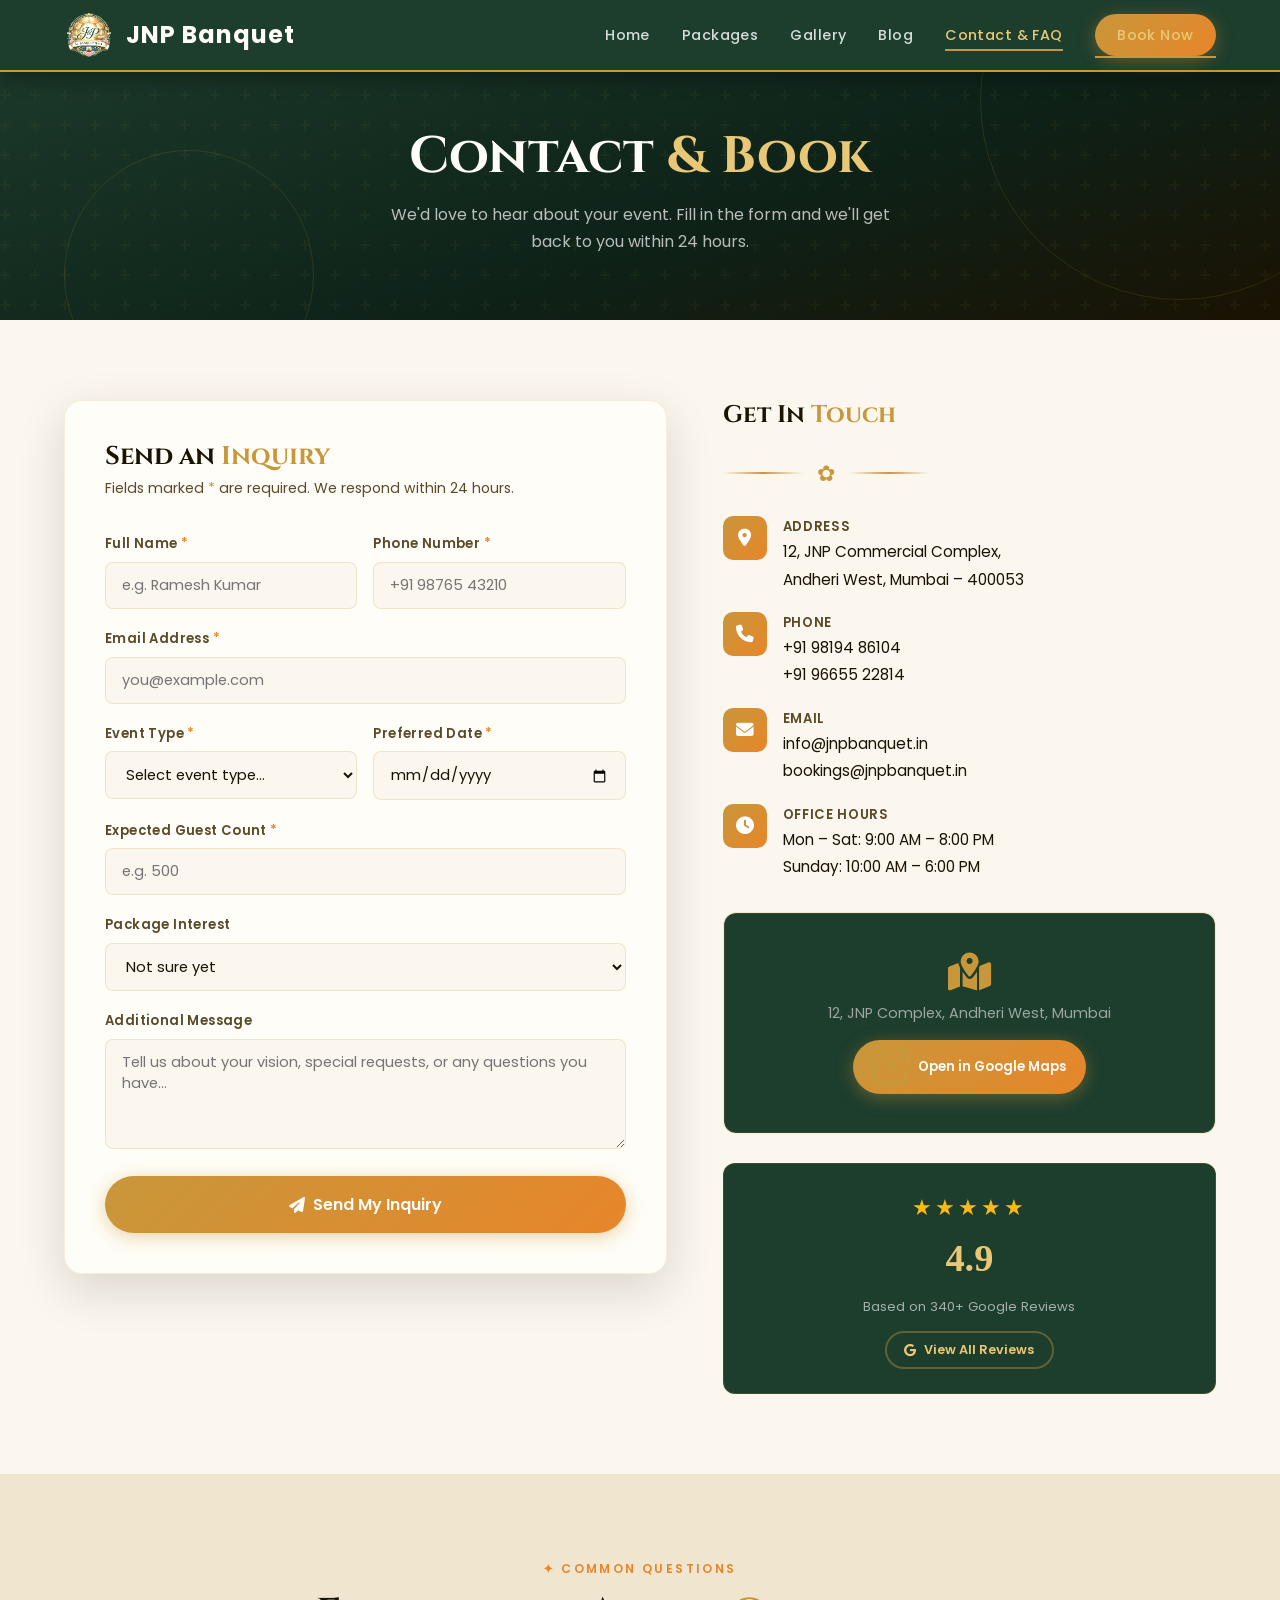
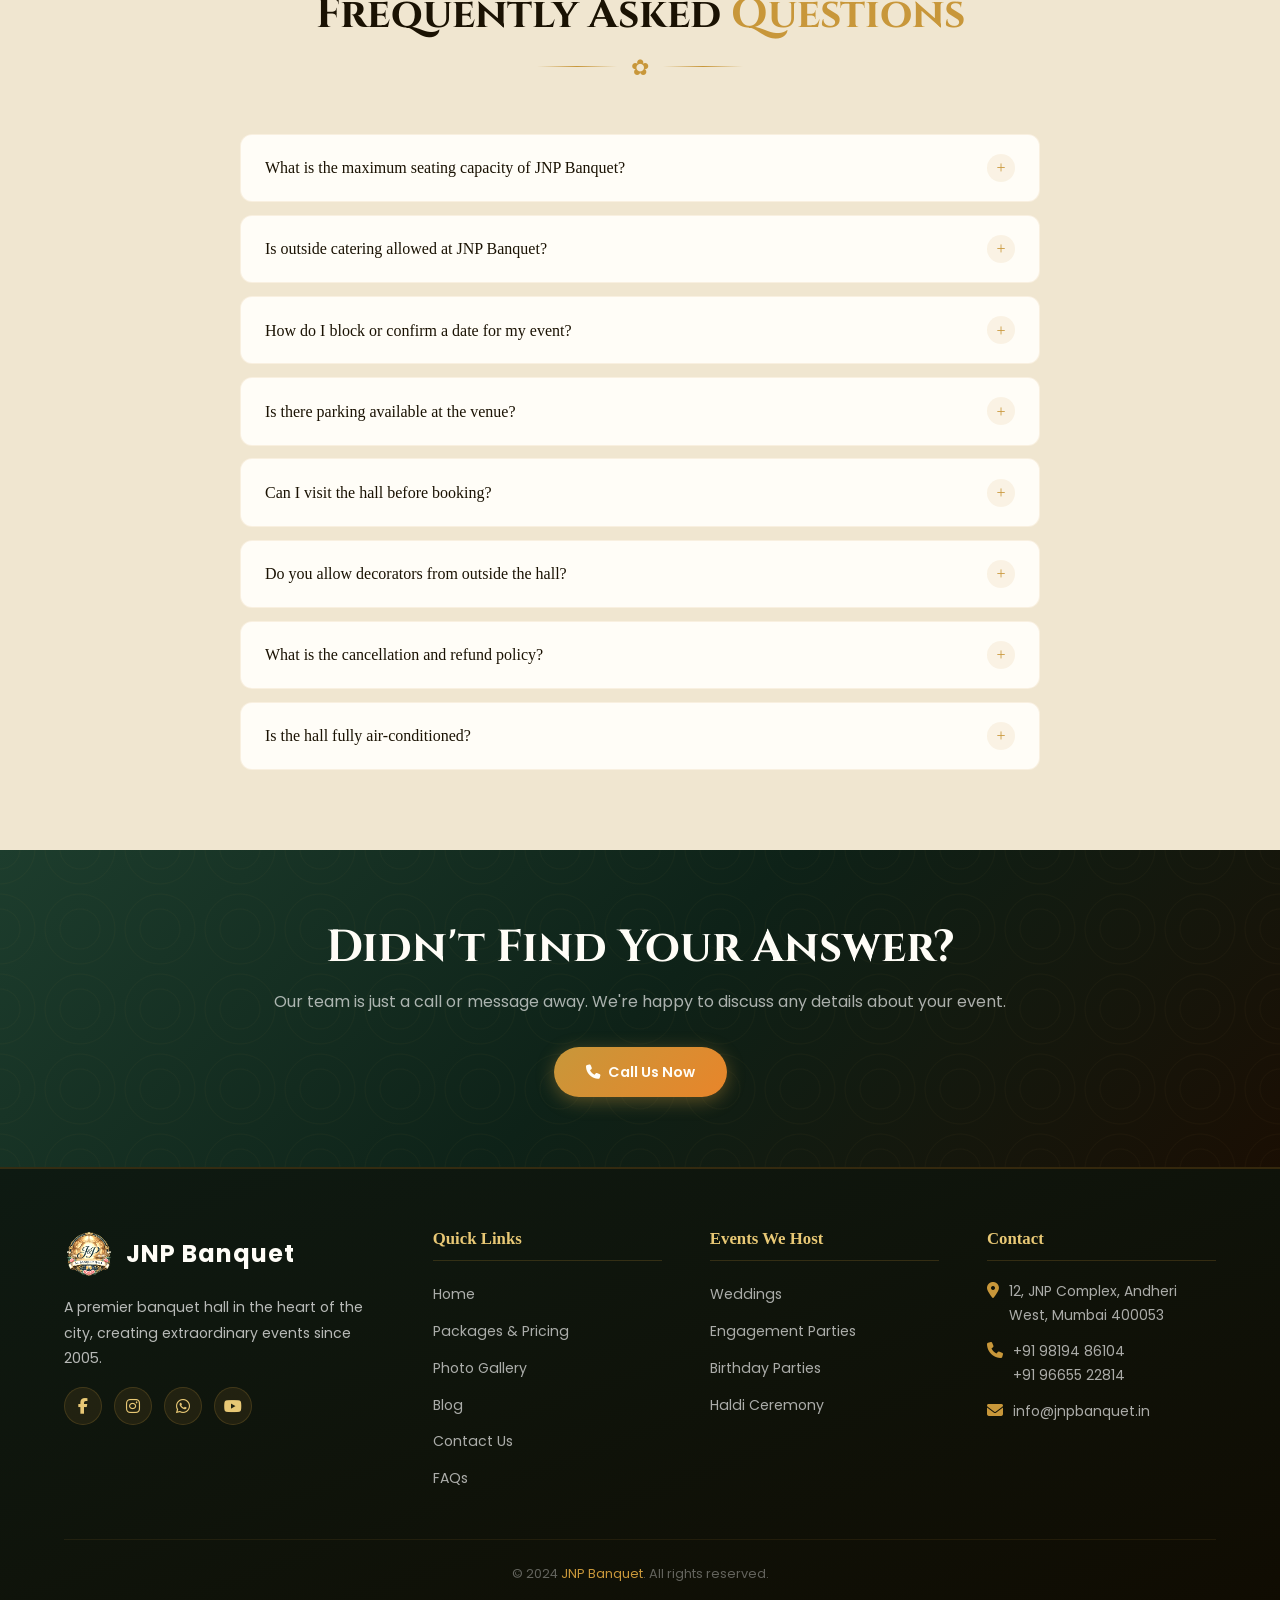
<file: JNP_banquet/contact.html>
<!DOCTYPE html>
<html lang="en">

<head>
    <meta charset="UTF-8">
    <meta name="viewport" content="width=device-width, initial-scale=1.0">
    <title>Contact & FAQ – JNP Banquet</title>
    <meta name="description"
        content="Send an inquiry to JNP Banquet Hall to book your event, or browse our FAQs for instant answers.">
    <link rel="stylesheet" href="css/style.css">
    <link rel="stylesheet" href="https://cdnjs.cloudflare.com/ajax/libs/font-awesome/6.5.0/css/all.min.css">
    <style>
        .map-placeholder {
            width: 100%;
            height: 220px;
            background: linear-gradient(135deg, var(--green-dark), #1D3D2D);
            border-radius: var(--radius);
            display: flex;
            flex-direction: column;
            align-items: center;
            justify-content: center;
            color: rgba(255, 255, 255, 0.55);
            font-size: 0.9rem;
            gap: 10px;
            border: 1px solid rgba(200, 151, 58, 0.15);
        }

        .map-placeholder i {
            font-size: 2.4rem;
            color: var(--gold);
        }

        .google-rating-banner {
            background: linear-gradient(135deg, var(--green-dark), #1D3D2D);
            border: 1px solid rgba(200, 151, 58, 0.2);
            border-radius: var(--radius);
            padding: 1.5rem;
            text-align: center;
            margin-top: 1.8rem;
        }

        .stars {
            color: #FBB914;
            font-size: 1.4rem;
            letter-spacing: 3px;
        }

        .rating-num {
            font-family: 'Playfair Display', serif;
            font-size: 2.4rem;
            color: var(--gold-light);
            font-weight: 700;
        }

        .rating-label {
            color: rgba(255, 255, 255, 0.6);
            font-size: 0.82rem;
            margin-top: 0.25rem;
        }
    </style>
</head>

<body>

    <!-- NAVBAR -->
    <header>
        <nav class="navbar" id="navbar">
            <a href="index.html" class="nav-logo">
                <img src="images/Banquet_logo.png" alt="JNP Logo">
                JNP Banquet
            </a>
            <ul class="nav-links">
                <li><a href="index.html">Home</a></li>
                <li><a href="packages.html">Packages</a></li>
                <li><a href="gallery.html">Gallery</a></li>
                <li><a href="blog.html">Blog</a></li>
                <li><a href="contact.html" class="active">Contact & FAQ</a></li>
                <li><a href="contact.html" class="btn btn-primary" style="padding:0.55rem 1.4rem;">Book Now</a></li>
            </ul>
            <div class="hamburger" id="hamburger">
                <span></span><span></span><span></span>
            </div>
        </nav>
        <div class="mobile-menu" id="mobile-menu">
            <a href="index.html">Home</a>
            <a href="packages.html">Packages</a>
            <a href="gallery.html">Gallery</a>
            <a href="blog.html">Blog</a>
            <a href="contact.html">Contact & FAQ</a>
            <a href="contact.html" class="btn btn-primary" style="margin-top:0.5rem;justify-content:center;">Book
                Now</a>
        </div>
    </header>

    <!-- PAGE HERO -->
    <section class="page-hero">
        <div class="decor-ring ring-1"></div>
        <div class="decor-ring ring-2"></div>
        <h1>Contact <span>&amp; Book</span></h1>
        <p>We'd love to hear about your event. Fill in the form and we'll get back to you within 24 hours.</p>
    </section>

    <!-- CONTACT & FORM -->
    <section class="section section-light" id="inquiry">
        <div class="contact-grid">

            <!-- INQUIRY FORM -->
            <div class="form-card reveal">
                <div class="form-body" id="form-body">
                    <h2 class="form-title">Send an <span style="color:var(--gold);">Inquiry</span></h2>
                    <p class="form-subtitle">Fields marked <span style="color:var(--saffron);">*</span> are required. We
                        respond within 24 hours.</p>

                    <form id="inquiry-form" novalidate>
                        <div class="form-row">
                            <div class="form-group">
                                <label for="name">Full Name <span class="required">*</span></label>
                                <input type="text" id="name" name="name" placeholder="e.g. Ramesh Kumar"
                                    autocomplete="name">
                            </div>
                            <div class="form-group">
                                <label for="phone">Phone Number <span class="required">*</span></label>
                                <input type="tel" id="phone" name="phone" placeholder="+91 98765 43210"
                                    autocomplete="tel">
                            </div>
                        </div>

                        <div class="form-group">
                            <label for="email">Email Address <span class="required">*</span></label>
                            <input type="email" id="email" name="email" placeholder="you@example.com"
                                autocomplete="email">
                        </div>

                        <div class="form-row">
                            <div class="form-group">
                                <label for="event-type">Event Type <span class="required">*</span></label>
                                <select id="event-type" name="event-type">
                                    <option value="">Select event type…</option>
                                    <option value="wedding">Weddings</option>
                                    <option value="engagement">Engagement Parties</option>
                                    <option value="birthday">Birthday Parties</option>
                                    <option value="haldi">Haldi Ceremony</option>
                                    <option value="other">Other</option>
                                </select>
                            </div>
                            <div class="form-group">
                                <label for="event-date">Preferred Date <span class="required">*</span></label>
                                <input type="date" id="event-date" name="event-date">
                            </div>
                        </div>

                        <div class="form-group">
                            <label for="guests">Expected Guest Count <span class="required">*</span></label>
                            <input type="number" id="guests" name="guests" placeholder="e.g. 500" min="1" max="2000">
                        </div>

                        <div class="form-group">
                            <label for="package">Package Interest</label>
                            <select id="package" name="package">
                                <option value="">Not sure yet</option>
                                <option value="basic">Saurabh – Basic (₹45,000)</option>
                                <option value="standard">Anand – Standard (₹1,10,000)</option>
                                <option value="premium">Maharaja – Premium (₹2,50,000)</option>
                                <option value="custom">Custom / Need a Quote</option>
                            </select>
                        </div>

                        <div class="form-group">
                            <label for="message">Additional Message</label>
                            <textarea id="message" name="message"
                                placeholder="Tell us about your vision, special requests, or any questions you have…"></textarea>
                        </div>

                        <button type="submit" class="btn btn-primary"
                            style="width:100%;justify-content:center;padding:1rem;font-size:1rem;">
                            <i class="fa-solid fa-paper-plane"></i> Send My Inquiry
                        </button>
                    </form>
                </div>

                <!-- SUCCESS STATE -->
                <div class="form-success" id="form-success">
                    <div class="success-icon"><i class="fa-solid fa-circle-check" style="color:var(--gold);"></i></div>
                    <h3>Inquiry Received!</h3>
                    <p>Thank you for reaching out to JNP Banquet. Our team will contact you within <strong>24
                            hours</strong> to discuss your event details.</p>
                    <a href="packages.html" class="btn btn-green" style="margin-top:1.5rem;"><i
                            class="fa-solid fa-layer-group"></i> Browse Packages</a>
                </div>
            </div>

            <!-- CONTACT DETAILS -->
            <div class="contact-details reveal reveal-delay-1">
                <h3 class="section-title" style="font-size:1.5rem;">Get In <span>Touch</span></h3>
                <div class="motif-divider" style="width:fit-content;margin:0 0 1.5rem;"><span>✿</span></div>

                <div class="contact-info-list">
                    <div class="ci-item">
                        <div class="ci-icon"><i class="fa-solid fa-location-dot"></i></div>
                        <div>
                            <strong>Address</strong>
                            <span>12, JNP Commercial Complex,<br>Andheri West, Mumbai – 400053</span>
                        </div>
                    </div>
                    <div class="ci-item">
                        <div class="ci-icon"><i class="fa-solid fa-phone"></i></div>
                        <div>
                            <strong>Phone</strong>
                            <span>+91 98194 86104<br>+91 96655 22814</span>
                        </div>
                    </div>
                    <div class="ci-item">
                        <div class="ci-icon"><i class="fa-solid fa-envelope"></i></div>
                        <div>
                            <strong>Email</strong>
                            <span>info@jnpbanquet.in<br>bookings@jnpbanquet.in</span>
                        </div>
                    </div>
                    <div class="ci-item">
                        <div class="ci-icon"><i class="fa-solid fa-clock"></i></div>
                        <div>
                            <strong>Office Hours</strong>
                            <span>Mon – Sat: 9:00 AM – 8:00 PM<br>Sunday: 10:00 AM – 6:00 PM</span>
                        </div>
                    </div>
                </div>

                <!-- Map Placeholder -->
                <div class="map-embed">
                    <div class="map-placeholder">
                        <i class="fa-solid fa-map-location-dot"></i>
                        <div>12, JNP Complex, Andheri West, Mumbai</div>
                        <a href="https://maps.google.com" target="_blank" rel="noopener" class="btn btn-primary"
                            style="font-size:0.82rem;padding:0.5rem 1.2rem;margin-top:0.25rem;">
                            <i class="fa-solid fa-arrow-up-right-from-square"></i> Open in Google Maps
                        </a>
                    </div>
                </div>

                <!-- Google Rating -->
                <div class="google-rating-banner">
                    <div class="stars">★★★★★</div>
                    <div class="rating-num">4.9</div>
                    <div class="rating-label">Based on 340+ Google Reviews</div>
                    <a href="#" class="btn btn-outline"
                        style="margin-top:0.8rem;font-size:0.8rem;padding:0.4rem 1.1rem;border-color:rgba(200,151,58,0.4);color:var(--gold-light);">
                        <i class="fa-brands fa-google"></i> View All Reviews
                    </a>
                </div>
            </div>
        </div>
    </section>

    <!-- FAQ SECTION -->
    <section class="faq-section" id="faq">
        <div class="text-center" style="margin-bottom:3rem;">
            <span class="section-badge reveal">✦ Common Questions</span>
            <h2 class="section-title reveal">Frequently Asked <span>Questions</span></h2>
            <div class="motif-divider reveal"><span>✿</span></div>
        </div>
        <div class="faq-list reveal">

            <div class="faq-item">
                <div class="faq-question">
                    What is the maximum seating capacity of JNP Banquet?
                    <div class="faq-icon">+</div>
                </div>
                <div class="faq-answer">
                    JNP Banquet Hall can comfortably accommodate up to <strong>2,000 guests</strong> for large Format
                    events. For cocktail-style or standing events, the hall can host up to 2,500 guests. For smaller,
                    more intimate gatherings we also have a smaller hall for up to 300 guests.
                </div>
            </div>

            <div class="faq-item">
                <div class="faq-question">
                    Is outside catering allowed at JNP Banquet?
                    <div class="faq-icon">+</div>
                </div>
                <div class="faq-answer">
                    We have an excellent in-house catering team that offers a wide variety of multi-cuisine menus.
                    Outside catering is <strong>not permitted</strong> for hygiene and quality assurance reasons.
                    However, you are welcome to bring your own celebration cake or specific traditional sweets for
                    distribution.
                </div>
            </div>

            <div class="faq-item">
                <div class="faq-question">
                    How do I block or confirm a date for my event?
                    <div class="faq-icon">+</div>
                </div>
                <div class="faq-answer">
                    You can confirm your date by submitting the inquiry form above or calling us directly. A booking is
                    confirmed upon payment of a <strong>25% advance deposit</strong>. The remaining amount is due 7 days
                    before the event date.
                </div>
            </div>

            <div class="faq-item">
                <div class="faq-question">
                    Is there parking available at the venue?
                    <div class="faq-icon">+</div>
                </div>
                <div class="faq-answer">
                    Yes! We have a <strong>dedicated multi-level parking facility</strong> that can accommodate over 400
                    vehicles. For large events we also offer <strong>valet parking service</strong> as an add-on.
                    Additionally, there is street parking available in the nearby lanes.
                </div>
            </div>

            <div class="faq-item">
                <div class="faq-question">
                    Can I visit the hall before booking?
                    <div class="faq-icon">+</div>
                </div>
                <div class="faq-answer">
                    Absolutely! We encourage site visits so you can see the space and visualise your event. Please call
                    us or send an inquiry to <strong>schedule a free site tour</strong> with our event manager. We are
                    available Monday through Saturday, 10 AM to 6 PM.
                </div>
            </div>

            <div class="faq-item">
                <div class="faq-question">
                    Do you allow decorators from outside the hall?
                    <div class="faq-icon">+</div>
                </div>
                <div class="faq-answer">
                    Yes! You may bring your own decorator. We have a list of <strong>preferred partners</strong> who are
                    familiar with our venue and can set up efficiently. Our team will provide them access for setup the
                    day before the event. Please note that all decorations must be approved by our venue manager.
                </div>
            </div>

            <div class="faq-item">
                <div class="faq-question">
                    What is the cancellation and refund policy?
                    <div class="faq-icon">+</div>
                </div>
                <div class="faq-answer">
                    Cancellations made <strong>30+ days before</strong> the event date will receive a 75% refund of the
                    advance deposit. Cancellations between 15–29 days prior will receive a 50% refund. Cancellations
                    within 14 days of the event are non-refundable. Date rescheduling is allowed once, subject to
                    availability.
                </div>
            </div>

            <div class="faq-item">
                <div class="faq-question">
                    Is the hall fully air-conditioned?
                    <div class="faq-icon">+</div>
                </div>
                <div class="faq-answer">
                    Yes, JNP Banquet Hall is <strong>fully centrally air-conditioned</strong> throughout all areas
                    including the main hall, foyer, bridal rooms, and washrooms. We also have a full <strong>generator
                        backup</strong> to ensure uninterrupted power during your event.
                </div>
            </div>

        </div>
    </section>

    <!-- CTA -->
    <section class="cta-banner">
        <h2 class="reveal">Didn't Find Your Answer?</h2>
        <p class="reveal">Our team is just a call or message away. We're happy to discuss any details about your event.
        </p>
        <a href="tel:+919876543210" class="btn btn-primary reveal"><i class="fa-solid fa-phone"></i> Call Us Now</a>
    </section>

    <!-- FOOTER -->
    <footer class="footer">
        <div class="footer-grid">
            <div class="footer-logo-section">
                <div class="nav-logo">
                    <img src="images/Banquet_logo.png" alt="JNP Logo"> JNP Banquet
                </div>
                <p>A premier banquet hall in the heart of the city, creating extraordinary events since 2005.</p>
                <div class="social-links">
                    <a href="#" aria-label="Facebook"><i class="fa-brands fa-facebook-f"></i></a>
                    <a href="https://www.instagram.com/jnp_banquet_25?igsh=MTltOTN4ZjF5ZDhjMg%3D%3D" target="_blank"
                        aria-label="Instagram"><i class="fa-brands fa-instagram"></i></a>
                    <a href="#" aria-label="WhatsApp"><i class="fa-brands fa-whatsapp"></i></a>
                    <a href="#" aria-label="YouTube"><i class="fa-brands fa-youtube"></i></a>
                </div>
            </div>
            <div class="footer-col">
                <h4>Quick Links</h4>
                <ul>
                    <li><a href="index.html">Home</a></li>
                    <li><a href="packages.html">Packages & Pricing</a></li>
                    <li><a href="gallery.html">Photo Gallery</a></li>
                    <li><a href="blog.html">Blog</a></li>
                    <li><a href="contact.html">Contact Us</a></li>
                    <li><a href="#faq">FAQs</a></li>
                </ul>
            </div>
            <div class="footer-col">
                <h4>Events We Host</h4>
                <ul>
                    <li><a href="#">Weddings</a></li>
                    <li><a href="#">Engagement Parties</a></li>
                    <li><a href="#">Birthday Parties</a></li>
                    <li><a href="#">Haldi Ceremony</a></li>
                </ul>
            </div>
            <div class="footer-col">
                <h4>Contact</h4>
                <div class="footer-contact-item"><i class="fa-solid fa-location-dot icon"></i><span>12, JNP Complex,
                        Andheri West, Mumbai 400053</span></div>
                <div class="footer-contact-item"><i class="fa-solid fa-phone icon"></i><span>+91 98194 86104<br>+91
                        96655 22814</span>
                </div>
                <div class="footer-contact-item"><i
                        class="fa-solid fa-envelope icon"></i><span>info@jnpbanquet.in</span></div>
            </div>
        </div>
        <div class="footer-bottom">
            <p>© 2024 <span>JNP Banquet</span>. All rights reserved.</p>
        </div>
    </footer>

    <script src="js/main.js"></script>
    <script src="js/form.js"></script>
</body>

</html>
</file>
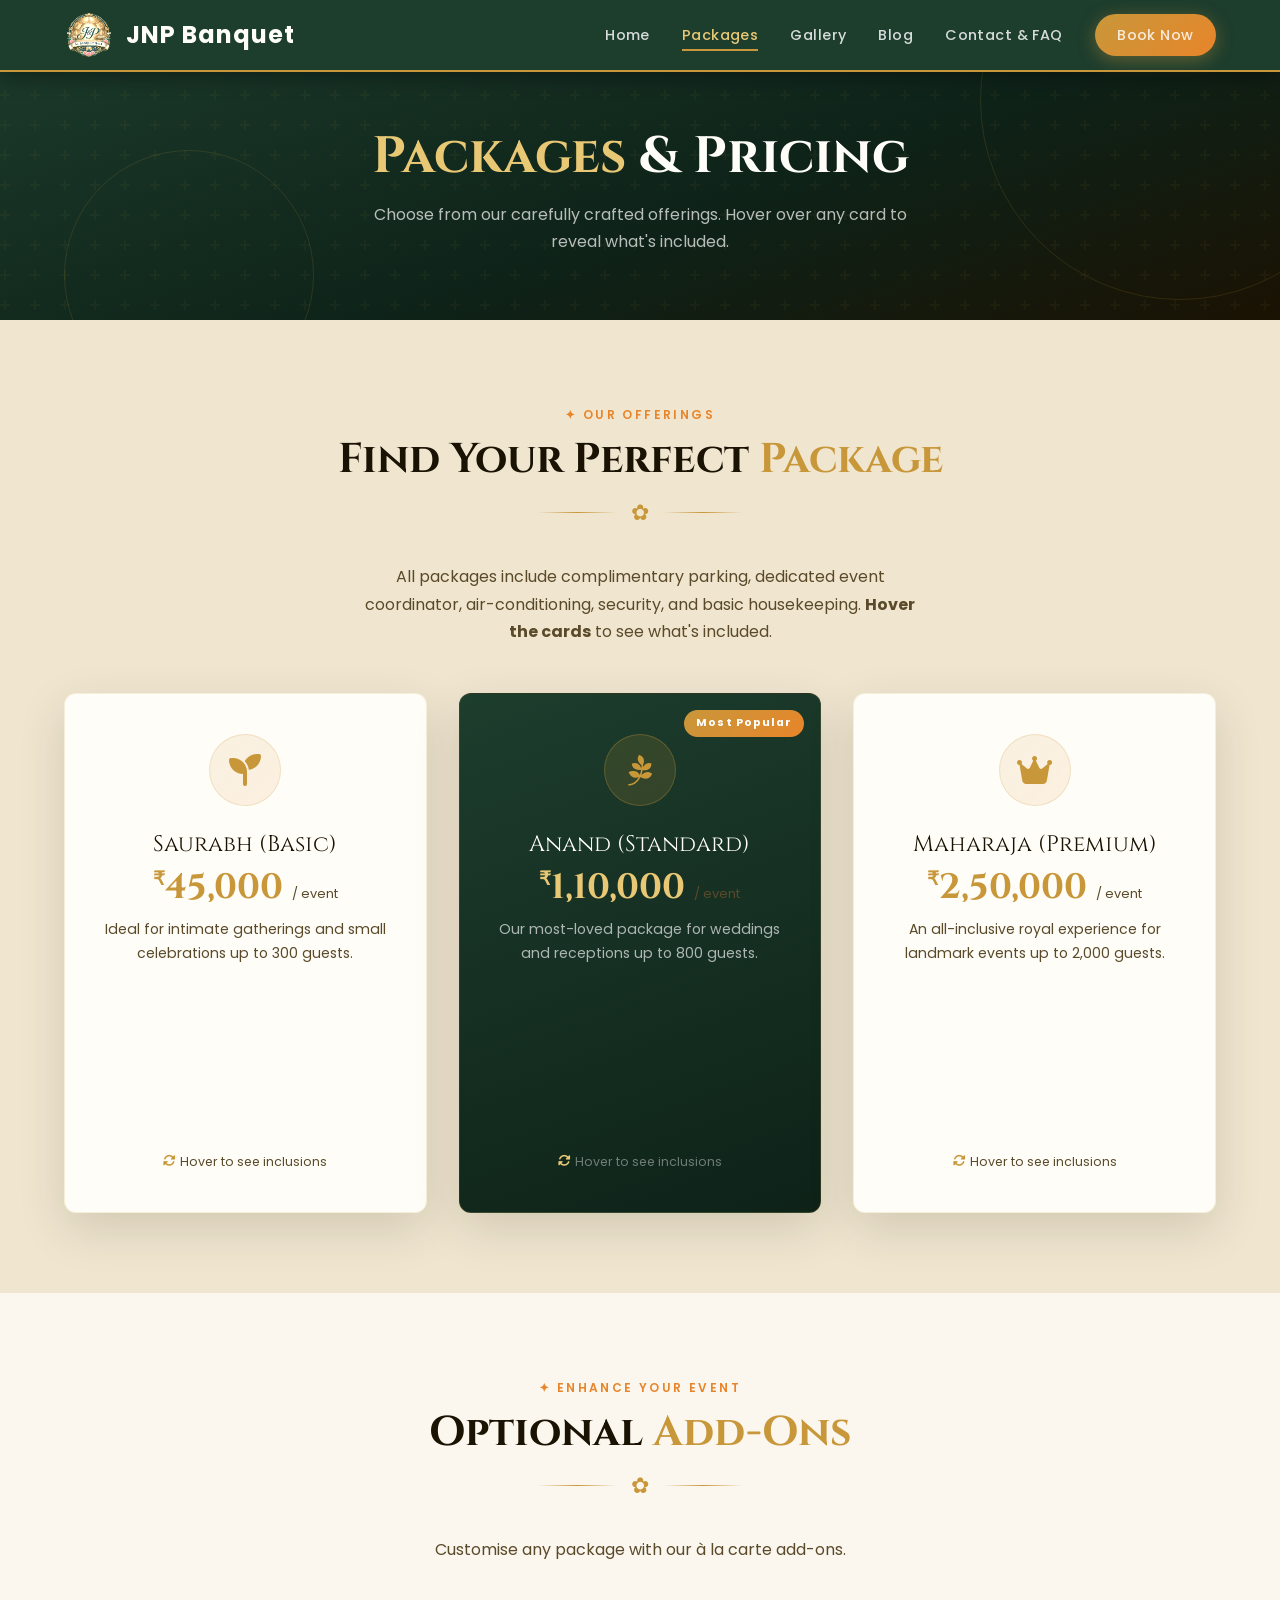
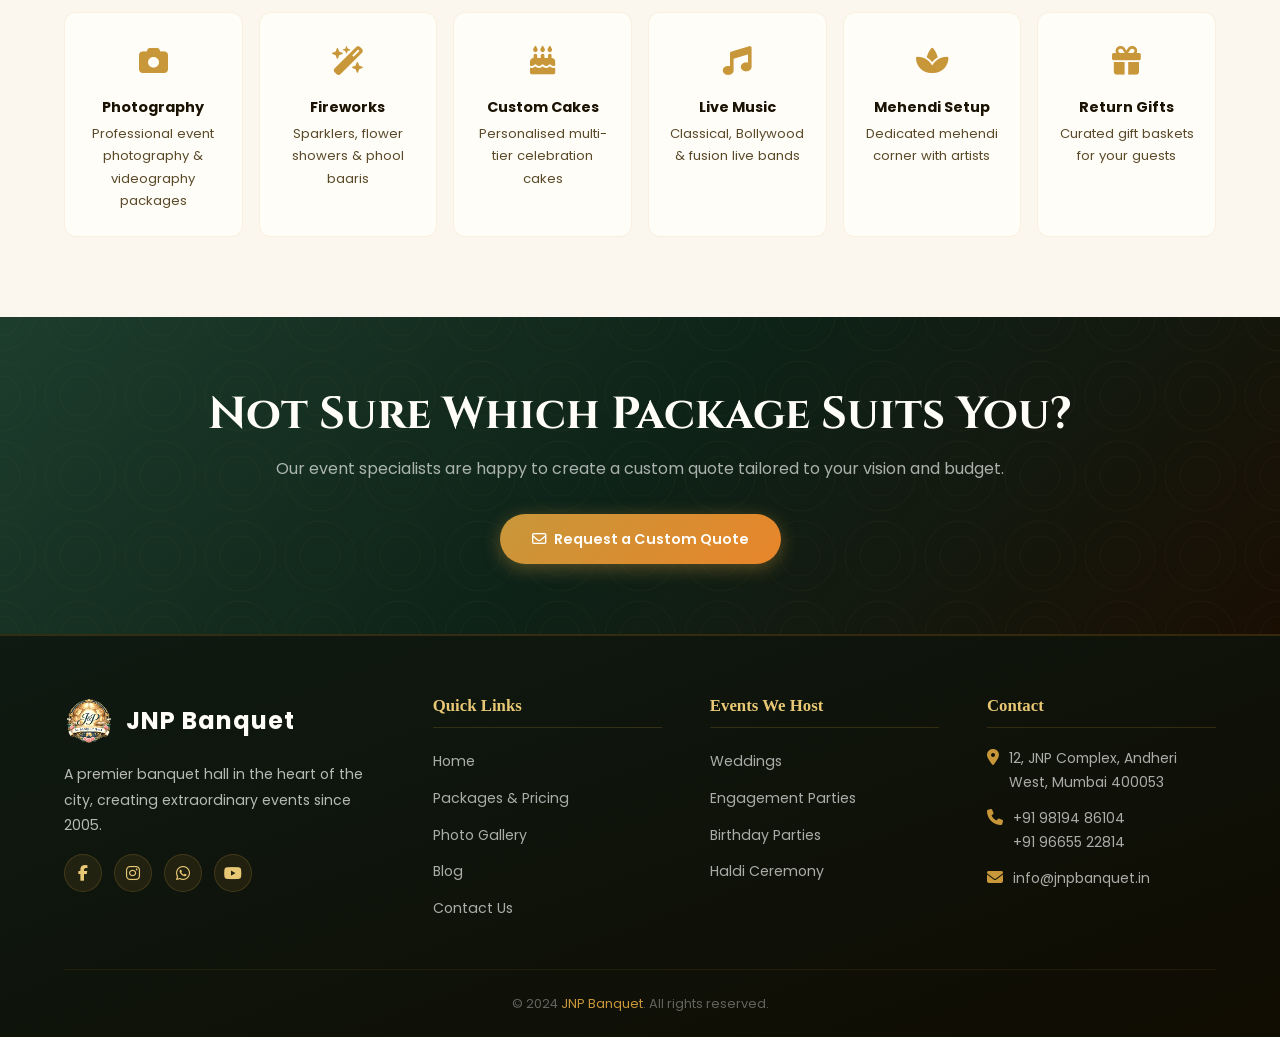
<file: JNP_banquet/packages.html>
<!DOCTYPE html>
<html lang="en">

<head>
    <meta charset="UTF-8">
    <meta name="viewport" content="width=device-width, initial-scale=1.0">
    <title>Packages & Pricing – JNP Banquet</title>
    <meta name="description"
        content="Explore JNP Banquet's flexible event packages — from basic venue hire to all-inclusive premium celebrations.">
    <link rel="stylesheet" href="css/style.css">
    <link rel="stylesheet" href="https://cdnjs.cloudflare.com/ajax/libs/font-awesome/6.5.0/css/all.min.css">
</head>

<body>

    <!-- NAVBAR -->
    <header>
        <nav class="navbar" id="navbar">
            <a href="index.html" class="nav-logo">
                <img src="images/Banquet_logo.png" alt="JNP Logo">
                JNP Banquet
            </a>
            <ul class="nav-links">
                <li><a href="index.html">Home</a></li>
                <li><a href="packages.html">Packages</a></li>
                <li><a href="gallery.html">Gallery</a></li>
                <li><a href="blog.html">Blog</a></li>
                <li><a href="contact.html">Contact & FAQ</a></li>
                <li><a href="contact.html" class="btn btn-primary" style="padding:0.55rem 1.4rem;">Book Now</a></li>
            </ul>
            <div class="hamburger" id="hamburger">
                <span></span><span></span><span></span>
            </div>
        </nav>
        <div class="mobile-menu" id="mobile-menu">
            <a href="index.html">Home</a>
            <a href="packages.html">Packages</a>
            <a href="gallery.html">Gallery</a>
            <a href="blog.html">Blog</a>
            <a href="contact.html">Contact & FAQ</a>
            <a href="contact.html" class="btn btn-primary" style="margin-top:0.5rem;justify-content:center;">Book
                Now</a>
        </div>
    </header>

    <!-- PAGE HERO -->
    <section class="page-hero">
        <div class="decor-ring ring-1"></div>
        <div class="decor-ring ring-2"></div>
        <h1><span>Packages</span> & Pricing</h1>
        <p>Choose from our carefully crafted offerings. Hover over any card to reveal what's included.</p>
    </section>

    <!-- PACKAGES -->
    <section class="section section-cream text-center">
        <span class="section-badge reveal">✦ Our Offerings</span>
        <h2 class="section-title reveal">Find Your Perfect <span>Package</span></h2>
        <div class="motif-divider reveal"><span>✿</span></div>
        <p class="section-subtitle reveal" style="margin:0 auto 3rem;">All packages include complimentary parking,
            dedicated event coordinator, air-conditioning, security, and basic housekeeping. <strong>Hover the
                cards</strong> to see what's included.</p>

        <div class="packages-grid">

            <!-- BASIC -->
            <div class="pkg-card reveal">
                <div class="pkg-inner">
                    <div class="pkg-front">
                        <div class="pkg-icon"><i class="fa-solid fa-seedling" style="color:var(--gold);"></i></div>
                        <div class="pkg-title">Saurabh (Basic)</div>
                        <div class="pkg-price"><span class="currency">₹</span>45,000 <span class="per">/ event</span>
                        </div>
                        <p>Ideal for intimate gatherings and small celebrations up to 300 guests.</p>
                        <div class="pkg-hint" style="margin-top:auto;"> <i class="fa-solid fa-rotate"
                                style="color:var(--gold);"></i> Hover to see inclusions</div>
                    </div>
                    <div class="pkg-back">
                        <div class="pkg-back-title">✦ What's Included</div>
                        <ul class="pkg-list">
                            <li><i class="fa-solid fa-check check"></i> Hall rental (up to 300 guests)</li>
                            <li><i class="fa-solid fa-check check"></i> Basic lighting & sound system</li>
                            <li><i class="fa-solid fa-check check"></i> Tables, chairs & linen</li>
                            <li><i class="fa-solid fa-check check"></i> Parking for 100 vehicles</li>
                            <li><i class="fa-solid fa-check check"></i> Generator backup</li>
                            <li><i class="fa-solid fa-xmark cross"></i> Catering (chargeable separately)</li>
                            <li><i class="fa-solid fa-xmark cross"></i> Décor / floral</li>
                            <li><i class="fa-solid fa-xmark cross"></i> Bridal room</li>
                        </ul>
                        <a href="contact.html" class="btn btn-primary"
                            style="text-align:center;justify-content:center;margin-top:1.2rem;">Book This Package</a>
                    </div>
                </div>
            </div>

            <!-- STANDARD (FEATURED) -->
            <div class="pkg-card reveal reveal-delay-1">
                <div class="pkg-inner">
                    <div class="pkg-front featured">
                        <div class="pkg-badge">Most Popular</div>
                        <div class="pkg-icon"><i class="fa-brands fa-pagelines" style="color:var(--gold);"></i></div>
                        <div class="pkg-title">Anand (Standard)</div>
                        <div class="pkg-price"><span class="currency">₹</span>1,10,000 <span class="per">/ event</span>
                        </div>
                        <p>Our most-loved package for weddings and receptions up to 800 guests.</p>
                        <div class="pkg-hint"><i class="fa-solid fa-rotate" style="color:var(--gold-light);"></i> Hover
                            to see inclusions</div>
                    </div>
                    <div class="pkg-back">
                        <div class="pkg-back-title">✦ What's Included</div>
                        <ul class="pkg-list">
                            <li><i class="fa-solid fa-check check"></i> Hall rental (up to 800 guests)</li>
                            <li><i class="fa-solid fa-check check"></i> Professional sound & LED lighting</li>
                            <li><i class="fa-solid fa-check check"></i> Tables, chairs, linen & centrepieces</li>
                            <li><i class="fa-solid fa-check check"></i> Multi-cuisine catering (veg)</li>
                            <li><i class="fa-solid fa-check check"></i> Basic floral stage décor</li>
                            <li><i class="fa-solid fa-check check"></i> Bridal room (1)</li>
                            <li><i class="fa-solid fa-check check"></i> Parking for 250 vehicles</li>
                            <li><i class="fa-solid fa-xmark cross"></i> Premium décor & draping</li>
                        </ul>
                        <a href="contact.html" class="btn btn-primary"
                            style="text-align:center;justify-content:center;margin-top:1.2rem;">Book This Package</a>
                    </div>
                </div>
            </div>

            <!-- PREMIUM -->
            <div class="pkg-card reveal reveal-delay-2">
                <div class="pkg-inner">
                    <div class="pkg-front">
                        <div class="pkg-icon"><i class="fa-solid fa-crown" style="color:var(--gold);"></i></div>
                        <div class="pkg-title">Maharaja (Premium)</div>
                        <div class="pkg-price"><span class="currency">₹</span>2,50,000 <span class="per">/ event</span>
                        </div>
                        <p>An all-inclusive royal experience for landmark events up to 2,000 guests.</p>
                        <div class="pkg-hint"><i class="fa-solid fa-rotate" style="color:var(--gold);"></i> Hover to see
                            inclusions</div>
                    </div>
                    <div class="pkg-back">
                        <div class="pkg-back-title">✦ What's Included</div>
                        <ul class="pkg-list">
                            <li><i class="fa-solid fa-check check"></i> Full hall (up to 2,000 guests)</li>
                            <li><i class="fa-solid fa-check check"></i> Premium Bose sound & LED truss light</li>
                            <li><i class="fa-solid fa-check check"></i> All linen, décor & premium draping</li>
                            <li><i class="fa-solid fa-check check"></i> Multi-cuisine catering (veg + non-veg)</li>
                            <li><i class="fa-solid fa-check check"></i> Grand floral stage & mandap</li>
                            <li><i class="fa-solid fa-check check"></i> 2 Bridal rooms</li>
                            <li><i class="fa-solid fa-check check"></i> Valet parking service</li>
                            <li><i class="fa-solid fa-check check"></i> Dedicated event manager on the day</li>
                        </ul>
                        <a href="contact.html" class="btn btn-primary"
                            style="text-align:center;justify-content:center;margin-top:1.2rem;">Book This Package</a>
                    </div>
                </div>
            </div>
        </div>
    </section>

    <!-- ADD-ONS -->
    <section class="section section-light text-center">
        <span class="section-badge reveal">✦ Enhance Your Event</span>
        <h2 class="section-title reveal">Optional <span>Add-Ons</span></h2>
        <div class="motif-divider reveal"><span>✿</span></div>
        <p class="section-subtitle reveal" style="margin:0 auto 1rem;">Customise any package with our à la carte
            add-ons.</p>
        <div class="addons-grid reveal">
            <div class="addon-item">
                <div class="icon"><i class="fa-solid fa-camera" style="color:var(--gold);"></i></div>
                <strong>Photography</strong>
                <p>Professional event photography & videography packages</p>
            </div>
            <div class="addon-item">
                <div class="icon"><i class="fa-solid fa-wand-magic-sparkles" style="color:var(--gold);"></i></div>
                <strong>Fireworks</strong>
                <p>Sparklers, flower showers & phool baaris</p>
            </div>
            <div class="addon-item">
                <div class="icon"><i class="fa-solid fa-cake-candles" style="color:var(--gold);"></i></div>
                <strong>Custom Cakes</strong>
                <p>Personalised multi-tier celebration cakes</p>
            </div>
            <div class="addon-item">
                <div class="icon"><i class="fa-solid fa-music" style="color:var(--gold);"></i></div>
                <strong>Live Music</strong>
                <p>Classical, Bollywood & fusion live bands</p>
            </div>
            <div class="addon-item">
                <div class="icon"><i class="fa-solid fa-spa" style="color:var(--gold);"></i></div>
                <strong>Mehendi Setup</strong>
                <p>Dedicated mehendi corner with artists</p>
            </div>
            <div class="addon-item">
                <div class="icon"><i class="fa-solid fa-gift" style="color:var(--gold);"></i></div>
                <strong>Return Gifts</strong>
                <p>Curated gift baskets for your guests</p>
            </div>
        </div>
    </section>

    <!-- CTA -->
    <section class="cta-banner">
        <h2 class="reveal">Not Sure Which Package Suits You?</h2>
        <p class="reveal">Our event specialists are happy to create a custom quote tailored to your vision and budget.
        </p>
        <a href="contact.html" class="btn btn-primary reveal"><i class="fa-regular fa-envelope"></i> Request a Custom
            Quote</a>
    </section>

    <!-- FOOTER -->
    <footer class="footer">
        <div class="footer-grid">
            <div class="footer-logo-section">
                <div class="nav-logo">
                    <img src="images/Banquet_logo.png" alt="JNP Logo"> JNP Banquet
                </div>
                <p>A premier banquet hall in the heart of the city, creating extraordinary events since 2005.</p>
                <div class="social-links">
                    <a href="#" aria-label="Facebook"><i class="fa-brands fa-facebook-f"></i></a>
                    <a href="https://www.instagram.com/jnp_banquet_25?igsh=MTltOTN4ZjF5ZDhjMg%3D%3D" target="_blank"
                        aria-label="Instagram"><i class="fa-brands fa-instagram"></i></a>
                    <a href="#" aria-label="WhatsApp"><i class="fa-brands fa-whatsapp"></i></a>
                    <a href="#" aria-label="YouTube"><i class="fa-brands fa-youtube"></i></a>
                </div>
            </div>
            <div class="footer-col">
                <h4>Quick Links</h4>
                <ul>
                    <li><a href="index.html">Home</a></li>
                    <li><a href="packages.html">Packages & Pricing</a></li>
                    <li><a href="gallery.html">Photo Gallery</a></li>
                    <li><a href="blog.html">Blog</a></li>
                    <li><a href="contact.html">Contact Us</a></li>
                </ul>
            </div>
            <div class="footer-col">
                <h4>Events We Host</h4>
                <ul>
                    <li><a href="#">Weddings</a></li>
                    <li><a href="#">Engagement Parties</a></li>
                    <li><a href="#">Birthday Parties</a></li>
                    <li><a href="#">Haldi Ceremony</a></li>
                </ul>
            </div>
            <div class="footer-col">
                <h4>Contact</h4>
                <div class="footer-contact-item"><i class="fa-solid fa-location-dot icon"></i><span>12, JNP Complex,
                        Andheri West, Mumbai 400053</span></div>
                <div class="footer-contact-item"><i class="fa-solid fa-phone icon"></i><span>+91 98194 86104<br>+91
                        96655 22814</span>
                </div>
                <div class="footer-contact-item"><i
                        class="fa-solid fa-envelope icon"></i><span>info@jnpbanquet.in</span></div>
            </div>
        </div>
        <div class="footer-bottom">
            <p>© 2024 <span>JNP Banquet</span>. All rights reserved.</p>
        </div>
    </footer>

    <script src="js/main.js"></script>
</body>

</html>
</file>
<file: JNP_banquet/css/style.css>
/* ===================================================
   JNP BANQUET – Global Stylesheet
   Indian Theme: Gold, Forest Green, Ivory, Saffron
=================================================== */

@import url('https://fonts.googleapis.com/css2?family=Cinzel:wght@400;600;700&family=Poppins:wght@300;400;500;600&display=swap');

/* ─── CSS CUSTOM PROPERTIES ─────────────────────── */
:root {
  --gold: #C8973A;
  --gold-dark: #9A6F22;
  --gold-light: #E8C875;
  --green: #2E5942;
  --green-dark: #1D3D2D;
  --green-light: #4A7C62;
  --ivory: #FBF6EE;
  --ivory-dark: #F0E6D0;
  --saffron: #E8852A;
  --saffron-light: #F5A752;
  --text: #1A1203;
  --text-light: #5A4A2A;
  --white: #FFFDF7;
  --shadow-gold: 0 8px 32px rgba(200, 151, 58, 0.18);
  --shadow-deep: 0 16px 48px rgba(26, 18, 3, 0.14);
  --radius: 12px;
  --transition: all 0.35s cubic-bezier(0.4, 0, 0.2, 1);
}

/* ─── RESET & BASE ───────────────────────────────── */
*,
*::before,
*::after {
  box-sizing: border-box;
  margin: 0;
  padding: 0;
}

html {
  scroll-behavior: smooth;
  font-size: 16px;
}

body {
  font-family: 'Poppins', sans-serif;
  background-color: var(--ivory);
  color: var(--text);
  overflow-x: hidden;
  line-height: 1.7;
}

h1,
h2,
h3,
h4 {
  font-family: 'Cinzel', serif;
  line-height: 1.25;
}

img {
  display: block;
  max-width: 100%;
  height: auto;
}

a {
  text-decoration: none;
  color: inherit;
}

ul {
  list-style: none;
}

/* ─── INDIAN MOTIF SVG DECORATIONS ──────────────── */
.motif-divider {
  display: flex;
  align-items: center;
  justify-content: center;
  gap: 14px;
  margin: 0 auto 2rem;
  width: fit-content;
}

.motif-divider::before,
.motif-divider::after {
  content: '';
  display: block;
  width: 80px;
  height: 1.5px;
  background: linear-gradient(90deg, transparent, var(--gold), transparent);
}

.motif-divider span {
  font-size: 1.4rem;
  color: var(--gold);
  animation: spin-slow 12s linear infinite;
}

@keyframes spin-slow {
  to {
    transform: rotate(360deg);
  }
}

.section-badge {
  display: inline-block;
  font-family: 'Poppins', sans-serif;
  font-size: 0.75rem;
  font-weight: 600;
  letter-spacing: 0.2em;
  text-transform: uppercase;
  color: var(--saffron);
  margin-bottom: 0.5rem;
}

.mandala-corner {
  position: absolute;
  opacity: 0.06;
  pointer-events: none;
  z-index: 0;
}

/* ─── BUTTONS ────────────────────────────────────── */
.btn {
  display: inline-flex;
  align-items: center;
  gap: 8px;
  padding: 0.8rem 2rem;
  border-radius: 50px;
  font-family: 'Poppins', sans-serif;
  font-size: 0.9rem;
  font-weight: 600;
  cursor: pointer;
  border: none;
  transition: var(--transition);
  white-space: nowrap;
}

.btn-primary {
  background: linear-gradient(135deg, var(--gold), var(--saffron));
  color: var(--white);
  box-shadow: 0 4px 18px rgba(200, 151, 58, 0.4);
}

.btn-primary:hover {
  transform: translateY(-2px);
  box-shadow: 0 8px 28px rgba(200, 151, 58, 0.5);
  background: linear-gradient(135deg, var(--saffron), var(--gold));
}

.btn-outline {
  background: transparent;
  color: var(--white);
  border: 2px solid var(--gold-light);
}

.btn-outline:hover {
  background: var(--gold);
  border-color: var(--gold);
  color: var(--white);
  transform: translateY(-2px);
}

.btn-green {
  background: linear-gradient(135deg, var(--green), var(--green-light));
  color: var(--white);
  box-shadow: 0 4px 18px rgba(46, 89, 66, 0.35);
}

.btn-green:hover {
  transform: translateY(-2px);
  box-shadow: 0 8px 28px rgba(46, 89, 66, 0.45);
}

/* ─── NAVBAR ─────────────────────────────────────── */
.navbar {
  position: fixed;
  top: 0;
  left: 0;
  right: 0;
  z-index: 1000;
  display: flex;
  align-items: center;
  justify-content: space-between;
  padding: 0 5%;
  height: 72px;
  background: var(--green-dark);
  border-bottom: 2px solid var(--gold);
  box-shadow: 0 4px 20px rgba(0, 0, 0, 0.4);
  transition: background 0.3s ease;
}

.navbar.scrolled {
  background: #11261B;
  box-shadow: 0 6px 30px rgba(0, 0, 0, 0.5);
}

.nav-logo {
  display: flex;
  align-items: center;
  gap: 12px;
  font-family: var(--font-heading);
  font-size: 1.5rem;
  font-weight: 700;
  color: var(--white);
  text-decoration: none;
  letter-spacing: 1px;
}

.nav-logo img {
  height: 50px;
  width: auto;
  border-radius: 50%;
  object-fit: cover;
  /* Background removal effect for black background */
  mix-blend-mode: screen;
  filter: brightness(1.1) contrast(1.1);
}

.logo-icon {
  width: 40px;
  height: 40px;
  background: linear-gradient(135deg, var(--gold), var(--saffron));
  border-radius: 50%;
  display: flex;
  align-items: center;
  justify-content: center;
  color: var(--white);
  font-size: 1.2rem;
  box-shadow: 0 4px 10px rgba(200, 151, 58, 0.3);
}

/* Hide fallback icon when image is present */
.nav-logo img+.logo-icon {
  display: none;
}

.nav-links {
  display: flex;
  gap: 2rem;
  align-items: center;
}

.nav-links a {
  color: rgba(255, 255, 255, 0.82);
  font-size: 0.9rem;
  font-weight: 500;
  letter-spacing: 0.03em;
  padding: 4px 0;
  position: relative;
  transition: color 0.25s;
}

.nav-links a::after {
  content: '';
  position: absolute;
  bottom: -2px;
  left: 0;
  width: 0;
  height: 2px;
  background: var(--gold);
  transition: width 0.3s ease;
}

.nav-links a:hover,
.nav-links a.active {
  color: var(--gold-light);
}

.nav-links a:hover::after,
.nav-links a.active::after {
  width: 100%;
}

.hamburger {
  display: none;
  flex-direction: column;
  gap: 5px;
  cursor: pointer;
  padding: 4px;
}

.hamburger span {
  display: block;
  width: 26px;
  height: 2.5px;
  background: var(--gold-light);
  border-radius: 2px;
  transition: var(--transition);
}

.hamburger.open span:nth-child(1) {
  transform: rotate(45deg) translate(5px, 5px);
}

.hamburger.open span:nth-child(2) {
  opacity: 0;
}

.hamburger.open span:nth-child(3) {
  transform: rotate(-45deg) translate(5px, -5px);
}

.mobile-menu {
  display: none;
  position: fixed;
  top: 72px;
  left: 0;
  right: 0;
  background: rgba(20, 12, 2, 0.97);
  backdrop-filter: blur(16px);
  z-index: 999;
  flex-direction: column;
  padding: 1.5rem 5%;
  gap: 1.2rem;
  border-bottom: 1px solid rgba(200, 151, 58, 0.25);
}

.mobile-menu.open {
  display: flex;
}

.mobile-menu a {
  color: rgba(255, 255, 255, 0.85);
  font-size: 1rem;
  font-weight: 500;
  padding: 0.5rem 0;
  border-bottom: 1px solid rgba(200, 151, 58, 0.1);
  transition: color 0.25s;
}

.mobile-menu a:hover {
  color: var(--gold-light);
}

/* ─── PAGE HERO BANNER (inner pages) ────────────── */
.page-hero {
  min-height: 320px;
  display: flex;
  flex-direction: column;
  align-items: center;
  justify-content: center;
  text-align: center;
  padding: 120px 5% 60px;
  background: linear-gradient(160deg, var(--green-dark) 0%, #0E2218 60%, #1A1203 100%);
  position: relative;
  overflow: hidden;
}

.page-hero::before {
  content: '';
  position: absolute;
  inset: 0;
  background: url("data:image/svg+xml,%3Csvg width='60' height='60' viewBox='0 0 60 60' xmlns='http://www.w3.org/2000/svg'%3E%3Cg fill='none' fill-rule='evenodd'%3E%3Cg fill='%23C8973A' fill-opacity='0.05'%3E%3Cpath d='M36 34v-4h-2v4h-4v2h4v4h2v-4h4v-2h-4zm0-30V0h-2v4h-4v2h4v4h2V6h4V4h-4zM6 34v-4H4v4H0v2h4v4h2v-4h4v-2H6zM6 4V0H4v4H0v2h4v4h2V6h4V4H6z'/%3E%3C/g%3E%3C/g%3E%3C/svg%3E");
  opacity: 1;
}

.page-hero .decor-ring {
  position: absolute;
  border-radius: 50%;
  border: 1px solid rgba(200, 151, 58, 0.15);
}

.page-hero .ring-1 {
  width: 400px;
  height: 400px;
  top: -100px;
  right: -100px;
  animation: ring-pulse 6s ease-in-out infinite;
}

.page-hero .ring-2 {
  width: 250px;
  height: 250px;
  bottom: -80px;
  left: 5%;
  animation: ring-pulse 8s ease-in-out infinite 2s;
}

@keyframes ring-pulse {

  0%,
  100% {
    transform: scale(1);
    opacity: 0.3;
  }

  50% {
    transform: scale(1.08);
    opacity: 0.6;
  }
}

.page-hero h1 {
  position: relative;
  font-size: clamp(2rem, 5vw, 3.2rem);
  color: var(--white);
  margin-bottom: 0.75rem;
}

.page-hero h1 span {
  color: var(--gold-light);
}

.page-hero p {
  position: relative;
  color: rgba(255, 255, 255, 0.7);
  max-width: 540px;
  font-size: 1rem;
}

/* ─── SECTIONS SHARED ────────────────────────────── */
.section {
  padding: 80px 5%;
  position: relative;
  overflow: hidden;
}

.section-light {
  background: var(--ivory);
}

.section-dark {
  background: linear-gradient(160deg, var(--green-dark), #0E2218);
  color: var(--white);
}

.section-cream {
  background: var(--ivory-dark);
}

.section-title {
  font-size: clamp(1.8rem, 4vw, 2.6rem);
  margin-bottom: 0.5rem;
  color: var(--text);
}

.section-dark .section-title {
  color: var(--white);
}

.section-title span {
  color: var(--gold);
}

.section-subtitle {
  color: var(--text-light);
  max-width: 580px;
  font-size: 1rem;
  margin-bottom: 3rem;
}

.section-dark .section-subtitle {
  color: rgba(255, 255, 255, 0.65);
}

.text-center {
  text-align: center;
}

.text-center .section-subtitle {
  margin-left: auto;
  margin-right: auto;
}

/* ─── FADE-IN ANIMATION (scroll observer) ────────── */
.reveal {
  opacity: 0;
  transform: translateY(30px);
  transition: opacity 0.7s ease, transform 0.7s ease;
}

.reveal.visible {
  opacity: 1;
  transform: translateY(0);
}

.reveal-delay-1 {
  transition-delay: 0.1s;
}

.reveal-delay-2 {
  transition-delay: 0.2s;
}

.reveal-delay-3 {
  transition-delay: 0.3s;
}

.reveal-delay-4 {
  transition-delay: 0.4s;
}

/* ─── HOME: HERO ─────────────────────────────────── */
.hero {
  position: relative;
  min-height: 100vh;
  display: flex;
  align-items: center;
  justify-content: center;
  overflow: hidden;
  background: #0E1A12;
}

.hero-bg {
  position: absolute;
  inset: 0;
  background-image: url('../images/hero-bg.png');
  background-size: cover;
  background-position: center;
  transform: scale(1.05);
  transition: transform 8s ease;
  filter: brightness(0.45);
}

.hero:hover .hero-bg {
  transform: scale(1);
}

.hero-overlay {
  position: absolute;
  inset: 0;
  background: linear-gradient(160deg, rgba(14, 26, 18, 0.6) 0%, rgba(26, 18, 3, 0.55) 100%);
}

.hero-mandala {
  position: absolute;
  right: -120px;
  top: 50%;
  transform: translateY(-50%);
  width: 650px;
  height: 650px;
  opacity: 0.06;
  animation: spin-slow 40s linear infinite;
}

.hero-mandala svg,
.hero-mandala img {
  width: 100%;
  height: 100%;
}

.hero-content {
  position: relative;
  z-index: 2;
  text-align: center;
  padding: 140px 5% 100px;
  max-width: 820px;
  margin: 0 auto;
}

.hero-tag {
  display: inline-block;
  background: rgba(200, 151, 58, 0.15);
  border: 1px solid rgba(200, 151, 58, 0.4);
  color: var(--gold-light);
  font-size: 0.78rem;
  font-weight: 600;
  letter-spacing: 0.18em;
  text-transform: uppercase;
  padding: 0.4rem 1.2rem;
  border-radius: 50px;
  margin-bottom: 1.5rem;
  backdrop-filter: blur(8px);
}

.hero h1 {
  font-size: clamp(2.6rem, 6vw, 4.6rem);
  color: var(--white);
  text-shadow: 0 4px 24px rgba(0, 0, 0, 0.4);
  margin-bottom: 1.2rem;
  animation: fadeUp 1s ease both 0.2s;
}

.hero h1 em {
  font-style: italic;
  color: var(--gold-light);
  display: block;
}

.hero p {
  font-size: clamp(0.95rem, 2vw, 1.15rem);
  color: rgba(255, 255, 255, 0.78);
  max-width: 560px;
  margin: 0 auto 2.2rem;
  animation: fadeUp 1s ease both 0.4s;
}

.hero-actions {
  display: flex;
  gap: 1rem;
  justify-content: center;
  flex-wrap: wrap;
  animation: fadeUp 1s ease both 0.6s;
}

@keyframes fadeUp {
  from {
    opacity: 0;
    transform: translateY(22px);
  }

  to {
    opacity: 1;
    transform: translateY(0);
  }
}

.scroll-indicator {
  position: absolute;
  bottom: 2.5rem;
  left: 50%;
  transform: translateX(-50%);
  display: flex;
  flex-direction: column;
  align-items: center;
  gap: 6px;
  color: rgba(255, 255, 255, 0.5);
  font-size: 0.72rem;
  letter-spacing: 0.12em;
  text-transform: uppercase;
  z-index: 2;
}

.scroll-dot {
  width: 26px;
  height: 44px;
  border: 2px solid rgba(200, 151, 58, 0.5);
  border-radius: 20px;
  display: flex;
  justify-content: center;
  padding-top: 6px;
}

.scroll-dot::before {
  content: '';
  width: 5px;
  height: 5px;
  background: var(--gold);
  border-radius: 50%;
  animation: scroll-bounce 2s ease-in-out infinite;
}

@keyframes scroll-bounce {

  0%,
  100% {
    transform: translateY(0);
    opacity: 1;
  }

  60% {
    transform: translateY(14px);
    opacity: 0.3;
  }
}

/* ─── STATS ──────────────────────────────────────── */
.stats-bar {
  display: grid;
  grid-template-columns: repeat(4, 1fr);
  background: linear-gradient(135deg, var(--green-dark), #0E2218);
  border-bottom: 3px solid var(--gold);
}

.stat-item {
  padding: 2.5rem 1.5rem;
  text-align: center;
  position: relative;
  border-right: 1px solid rgba(200, 151, 58, 0.15);
}

.stat-item:last-child {
  border-right: none;
}

.stat-number {
  font-family: 'Cinzel', serif;
  font-size: 3rem;
  font-weight: 700;
  color: var(--gold-light);
  line-height: 1;
  display: block;
}

.stat-suffix {
  color: var(--saffron);
}

.stat-label {
  color: rgba(255, 255, 255, 0.65);
  font-size: 0.82rem;
  letter-spacing: 0.06em;
  margin-top: 0.4rem;
  text-transform: uppercase;
}

/* ─── ABOUT ──────────────────────────────────────── */
.about-grid {
  display: grid;
  grid-template-columns: 1fr 1fr;
  gap: 5rem;
  align-items: center;
}

.about-image-wrap {
  position: relative;
}

.about-image-wrap img {
  width: 100%;
  height: 460px;
  object-fit: cover;
  border-radius: var(--radius);
  box-shadow: var(--shadow-deep);
}

.about-badge {
  position: absolute;
  bottom: -24px;
  right: -24px;
  background: linear-gradient(135deg, var(--gold), var(--saffron));
  color: white;
  padding: 1.2rem 1.6rem;
  border-radius: var(--radius);
  text-align: center;
  font-family: 'Cinzel', serif;
  box-shadow: var(--shadow-gold);
}

.about-badge .big {
  font-size: 2.2rem;
  font-weight: 700;
  display: block;
  line-height: 1;
}

.about-badge .small {
  font-size: 0.75rem;
  opacity: 0.9;
}

.about-features {
  display: grid;
  grid-template-columns: 1fr 1fr;
  gap: 1rem;
  margin-top: 2rem;
}

.about-feat {
  display: flex;
  align-items: center;
  gap: 10px;
  font-size: 0.9rem;
  color: var(--text-light);
  font-weight: 500;
}

.about-feat .icon {
  width: 32px;
  height: 32px;
  background: rgba(200, 151, 58, 0.1);
  border-radius: 8px;
  display: grid;
  place-items: center;
  color: var(--gold);
  font-size: 1rem;
  flex-shrink: 0;
}

/* ─── WHY CHOOSE US ──────────────────────────────── */
.features-grid {
  display: grid;
  grid-template-columns: repeat(auto-fit, minmax(220px, 1fr));
  gap: 1.5rem;
}

.feature-card {
  background: var(--white);
  border: 1px solid rgba(200, 151, 58, 0.12);
  border-radius: var(--radius);
  padding: 2rem 1.5rem;
  text-align: center;
  transition: var(--transition);
  cursor: default;
  position: relative;
  overflow: hidden;
}

.feature-card::before {
  content: '';
  position: absolute;
  top: 0;
  left: 0;
  right: 0;
  height: 3px;
  background: linear-gradient(90deg, var(--gold), var(--saffron));
  transform: scaleX(0);
  transition: transform 0.35s ease;
}

.feature-card:hover {
  transform: translateY(-6px);
  box-shadow: var(--shadow-gold);
}

.feature-card:hover::before {
  transform: scaleX(1);
}

.feature-icon {
  width: 64px;
  height: 64px;
  margin: 0 auto 1.2rem;
  background: linear-gradient(135deg, rgba(200, 151, 58, 0.1), rgba(232, 133, 42, 0.08));
  border-radius: 50%;
  display: grid;
  place-items: center;
  font-size: 1.8rem;
  transition: transform 0.35s ease;
}

.feature-card:hover .feature-icon {
  transform: scale(1.1) rotate(5deg);
}

.feature-card h3 {
  font-family: 'Cinzel', serif;
  font-size: 1.1rem;
  margin-bottom: 0.5rem;
  color: var(--text);
}

.feature-card p {
  font-size: 0.87rem;
  color: var(--text-light);
}

/* ─── GALLERY PREVIEW (home) ─────────────────────── */
.gallery-preview {
  display: grid;
  grid-template-columns: repeat(3, 1fr);
  gap: 1.2rem;
}

.gp-item {
  position: relative;
  overflow: hidden;
  border-radius: var(--radius);
  aspect-ratio: 4/3;
  cursor: pointer;
}

.gp-item img {
  width: 100%;
  height: 100%;
  object-fit: cover;
  transition: transform 0.5s ease;
}

.gp-item:hover img {
  transform: scale(1.08);
}

.gp-overlay {
  position: absolute;
  inset: 0;
  background: linear-gradient(to top, rgba(14, 26, 18, 0.75), transparent);
  opacity: 0;
  transition: opacity 0.35s ease;
  display: flex;
  align-items: flex-end;
  padding: 1.2rem;
  color: white;
  font-family: 'Cinzel', serif;
  font-size: 1rem;
}

.gp-item:hover .gp-overlay {
  opacity: 1;
}

/* ─── CTA BANNER ─────────────────────────────────── */
.cta-banner {
  padding: 70px 5%;
  background: linear-gradient(135deg, var(--green-dark) 0%, #0E2218 50%, #1A0E03 100%);
  text-align: center;
  position: relative;
  overflow: hidden;
}

.cta-banner::before {
  content: '';
  position: absolute;
  inset: 0;
  background: url("data:image/svg+xml,%3Csvg width='80' height='80' viewBox='0 0 80 80' xmlns='http://www.w3.org/2000/svg'%3E%3Cg fill='none'%3E%3Ccircle cx='40' cy='40' r='35' stroke='%23C8973A' stroke-width='0.5' stroke-opacity='0.08'/%3E%3Ccircle cx='40' cy='40' r='20' stroke='%23C8973A' stroke-width='0.5' stroke-opacity='0.08'/%3E%3C/g%3E%3C/svg%3E") center/80px;
}

.cta-banner h2 {
  position: relative;
  font-size: clamp(1.8rem, 4vw, 2.8rem);
  color: var(--white);
  margin-bottom: 0.75rem;
}

.cta-banner h2 span {
  color: var(--gold-light);
}

.cta-banner p {
  position: relative;
  color: rgba(255, 255, 255, 0.65);
  margin-bottom: 2rem;
  font-size: 1rem;
}

.cta-banner .btn {
  position: relative;
}

/* ─── PACKAGES PAGE ──────────────────────────────── */
.packages-grid {
  display: grid;
  grid-template-columns: repeat(auto-fit, minmax(300px, 1fr));
  gap: 2rem;
  perspective: 1200px;
}

/* 3D FLIP CARD */
.pkg-card {
  height: 520px;
  perspective: 1000px;
  cursor: pointer;
}

.pkg-inner {
  position: relative;
  width: 100%;
  height: 100%;
  transform-style: preserve-3d;
  transition: transform 0.65s cubic-bezier(0.34, 1.56, 0.64, 1);
}

.pkg-card:hover .pkg-inner {
  transform: rotateY(180deg);
}

.pkg-front,
.pkg-back {
  position: absolute;
  inset: 0;
  backface-visibility: hidden;
  border-radius: var(--radius);
  padding: 2.5rem 2rem;
  overflow: hidden;
}

.pkg-front {
  background: var(--white);
  border: 1px solid rgba(200, 151, 58, 0.15);
  display: flex;
  flex-direction: column;
  align-items: center;
  text-align: center;
  box-shadow: var(--shadow-deep);
}

.pkg-back {
  background: linear-gradient(160deg, var(--green-dark), #1D3D2D);
  transform: rotateY(180deg);
  box-shadow: var(--shadow-deep);
  display: flex;
  flex-direction: column;
  justify-content: space-between;
}

.pkg-front.featured {
  background: linear-gradient(160deg, var(--green-dark), #0E2218);
}

.pkg-front.featured .pkg-title {
  color: var(--white);
}

.pkg-front.featured .pkg-price {
  color: var(--gold-light);
}

.pkg-front.featured p {
  color: rgba(255, 255, 255, 0.65);
}

.pkg-badge {
  position: absolute;
  top: 16px;
  right: 16px;
  background: linear-gradient(135deg, var(--gold), var(--saffron));
  color: white;
  font-size: 0.68rem;
  font-weight: 700;
  letter-spacing: 0.1em;
  padding: 4px 12px;
  border-radius: 50px;
}

.pkg-icon {
  width: 72px;
  height: 72px;
  background: linear-gradient(135deg, rgba(200, 151, 58, 0.12), rgba(232, 133, 42, 0.1));
  border-radius: 50%;
  display: grid;
  place-items: center;
  font-size: 2rem;
  margin-bottom: 1.2rem;
  border: 1px solid rgba(200, 151, 58, 0.2);
}

.pkg-front.featured .pkg-icon {
  background: rgba(200, 151, 58, 0.15);
  border-color: rgba(200, 151, 58, 0.3);
}

.pkg-title {
  font-size: 1.4rem;
  font-family: 'Cinzel', serif;
  color: var(--text);
  margin-bottom: 0.4rem;
}

.pkg-price {
  font-size: 2.2rem;
  font-family: 'Cinzel', serif;
  font-weight: 700;
  color: var(--gold);
  line-height: 1;
}

.pkg-price .currency {
  font-size: 1.2rem;
  vertical-align: super;
}

.pkg-price .per {
  font-size: 0.8rem;
  color: var(--text-light);
  font-family: 'Poppins', sans-serif;
  font-weight: 400;
}

.pkg-front p {
  color: var(--text-light);
  font-size: 0.88rem;
  margin-top: 0.8rem;
}

.pkg-hint {
  margin-top: auto;
  font-size: 0.78rem;
  color: var(--text-light);
  display: flex;
  align-items: center;
  gap: 5px;
}

.pkg-front.featured .pkg-hint {
  color: rgba(255, 255, 255, 0.4);
}

/* Back */
.pkg-back-title {
  font-family: 'Cinzel', serif;
  color: var(--gold-light);
  font-size: 1.3rem;
  margin-bottom: 1rem;
}

.pkg-list {
  display: flex;
  flex-direction: column;
  gap: 0.6rem;
}

.pkg-list li {
  display: flex;
  align-items: center;
  gap: 10px;
  color: rgba(255, 255, 255, 0.85);
  font-size: 0.88rem;
}

.pkg-list li .check {
  color: var(--gold);
  font-size: 0.9rem;
  flex-shrink: 0;
}

.pkg-list li .cross {
  color: rgba(255, 255, 255, 0.3);
  font-size: 0.9rem;
  flex-shrink: 0;
}

/* ADDONS */
.addons-grid {
  display: grid;
  grid-template-columns: repeat(auto-fit, minmax(160px, 1fr));
  gap: 1rem;
  margin-top: 3rem;
}

.addon-item {
  background: var(--white);
  border: 1px solid rgba(200, 151, 58, 0.12);
  border-radius: var(--radius);
  padding: 1.5rem 1rem;
  text-align: center;
  transition: var(--transition);
}

.addon-item:hover {
  transform: translateY(-4px);
  box-shadow: var(--shadow-gold);
  border-color: rgba(200, 151, 58, 0.35);
}

.addon-item .icon {
  font-size: 1.8rem;
  margin-bottom: 0.6rem;
}

.addon-item p {
  font-size: 0.82rem;
  color: var(--text-light);
}

.addon-item strong {
  display: block;
  font-size: 0.9rem;
  color: var(--text);
  margin-bottom: 0.2rem;
}

/* ─── GALLERY PAGE ───────────────────────────────── */
.filter-tabs {
  display: flex;
  gap: 0.6rem;
  flex-wrap: wrap;
  justify-content: center;
  margin-bottom: 2.5rem;
}

.filter-btn {
  padding: 0.5rem 1.5rem;
  border-radius: 50px;
  border: 2px solid rgba(200, 151, 58, 0.3);
  background: transparent;
  color: var(--text-light);
  font-family: 'Poppins', sans-serif;
  font-size: 0.85rem;
  font-weight: 600;
  cursor: pointer;
  transition: var(--transition);
}

.filter-btn:hover {
  border-color: var(--gold);
  color: var(--gold);
}

.filter-btn.active {
  background: linear-gradient(135deg, var(--gold), var(--saffron));
  border-color: transparent;
  color: white;
  box-shadow: 0 4px 14px rgba(200, 151, 58, 0.35);
}

.gallery-grid {
  columns: 3;
  column-gap: 1.2rem;
}

.gallery-item {
  break-inside: avoid;
  margin-bottom: 1.2rem;
  position: relative;
  border-radius: var(--radius);
  overflow: hidden;
  cursor: pointer;
  display: block;
}

.gallery-item img {
  width: 100%;
  display: block;
  transition: transform 0.5s ease;
}

.gallery-item:hover img {
  transform: scale(1.05);
}

.gallery-item .g-overlay {
  position: absolute;
  inset: 0;
  background: linear-gradient(to top, rgba(14, 26, 18, 0.82), transparent 50%);
  opacity: 0;
  transition: opacity 0.35s ease;
  display: flex;
  align-items: flex-end;
  padding: 1.2rem;
  color: white;
}

.gallery-item:hover .g-overlay {
  opacity: 1;
}

.gallery-item .g-overlay .g-label {
  font-family: 'Playfair Display', serif;
  font-size: 1rem;
}

.gallery-item .g-overlay .g-cat {
  font-size: 0.75rem;
  color: var(--gold-light);
  margin-bottom: 0.25rem;
}

.gallery-item.hidden {
  display: none;
}

/* Fake gallery color blocks */
.gallery-color-block {
  width: 100%;
  display: flex;
  align-items: center;
  justify-content: center;
  font-size: 2.5rem;
}

/* LIGHTBOX */
.lightbox {
  display: none;
  position: fixed;
  inset: 0;
  z-index: 2000;
  background: rgba(10, 12, 10, 0.95);
  justify-content: center;
  align-items: center;
  padding: 1rem;
  backdrop-filter: blur(8px);
}

.lightbox.open {
  display: flex;
}

.lightbox-inner {
  position: relative;
  max-width: 900px;
  width: 100%;
}

.lightbox img {
  width: 100%;
  max-height: 80vh;
  object-fit: contain;
  border-radius: var(--radius);
}

.lightbox-close {
  position: absolute;
  top: -44px;
  right: 0;
  width: 36px;
  height: 36px;
  background: rgba(200, 151, 58, 0.2);
  border: 1px solid rgba(200, 151, 58, 0.4);
  border-radius: 50%;
  color: var(--gold-light);
  cursor: pointer;
  display: grid;
  place-items: center;
  font-size: 1.1rem;
  transition: var(--transition);
}

.lightbox-close:hover {
  background: var(--gold);
  color: white;
}

.lightbox-caption {
  text-align: center;
  color: rgba(255, 255, 255, 0.75);
  font-family: 'Playfair Display', serif;
  font-size: 1rem;
  margin-top: 0.75rem;
}

/* ─── CONTACT / FAQ PAGE ─────────────────────────── */
.contact-grid {
  display: grid;
  grid-template-columns: 1.1fr 0.9fr;
  gap: 3.5rem;
  align-items: start;
}

.form-card {
  background: var(--white);
  border: 1px solid rgba(200, 151, 58, 0.15);
  border-radius: calc(var(--radius) * 1.5);
  padding: 2.5rem;
  box-shadow: var(--shadow-deep);
}

.form-title {
  font-size: 1.6rem;
  margin-bottom: 0.25rem;
  color: var(--text);
}

.form-subtitle {
  font-size: 0.88rem;
  color: var(--text-light);
  margin-bottom: 2rem;
}

.form-row {
  display: grid;
  grid-template-columns: 1fr 1fr;
  gap: 1rem;
}

.form-group {
  margin-bottom: 1.2rem;
  position: relative;
}

.form-group label {
  display: block;
  font-size: 0.82rem;
  font-weight: 600;
  color: var(--text-light);
  margin-bottom: 0.4rem;
  letter-spacing: 0.03em;
}

.form-group label .required {
  color: var(--saffron);
}

.form-group input,
.form-group select,
.form-group textarea {
  width: 100%;
  padding: 0.75rem 1rem;
  border: 1.5px solid rgba(200, 151, 58, 0.2);
  border-radius: 8px;
  background: var(--ivory);
  font-family: 'Poppins', sans-serif;
  font-size: 0.92rem;
  color: var(--text);
  transition: border-color 0.25s, box-shadow 0.25s;
  outline: none;
}

.form-group input:focus,
.form-group select:focus,
.form-group textarea:focus {
  border-color: var(--gold);
  box-shadow: 0 0 0 3px rgba(200, 151, 58, 0.12);
  background: var(--white);
}

.form-group.error input,
.form-group.error select,
.form-group.error textarea {
  border-color: #E53E3E;
}

.form-error-msg {
  font-size: 0.76rem;
  color: #E53E3E;
  margin-top: 0.3rem;
  display: none;
}

.form-group.error .form-error-msg {
  display: block;
}

.form-group textarea {
  resize: vertical;
  min-height: 110px;
}

.form-success {
  display: none;
  text-align: center;
  padding: 2rem;
}

.form-success .success-icon {
  font-size: 3rem;
  margin-bottom: 0.75rem;
}

.form-success h3 {
  font-family: 'Playfair Display', serif;
  font-size: 1.4rem;
  color: var(--green);
  margin-bottom: 0.5rem;
}

.form-success p {
  color: var(--text-light);
  font-size: 0.9rem;
}

/* CONTACT DETAILS */
.contact-details h3 {
  font-size: 1.4rem;
  margin-bottom: 1.5rem;
  color: var(--text);
}

.contact-info-list {
  display: flex;
  flex-direction: column;
  gap: 1.2rem;
  margin-bottom: 2rem;
}

.ci-item {
  display: flex;
  align-items: flex-start;
  gap: 1rem;
}

.ci-icon {
  width: 44px;
  height: 44px;
  background: linear-gradient(135deg, var(--gold), var(--saffron));
  border-radius: 10px;
  display: grid;
  place-items: center;
  color: white;
  font-size: 1.1rem;
  flex-shrink: 0;
}

.ci-item strong {
  display: block;
  font-size: 0.82rem;
  color: var(--text-light);
  font-family: 'Poppins', sans-serif;
  font-weight: 600;
  text-transform: uppercase;
  letter-spacing: 0.05em;
}

.ci-item span {
  color: var(--text);
  font-size: 0.95rem;
}

.map-embed {
  border-radius: var(--radius);
  overflow: hidden;
  border: 1px solid rgba(200, 151, 58, 0.15);
}

/* FAQ */
.faq-section {
  padding: 80px 5%;
  background: var(--ivory-dark);
}

.faq-list {
  max-width: 800px;
  margin: 0 auto;
  display: flex;
  flex-direction: column;
  gap: 0.8rem;
}

.faq-item {
  background: var(--white);
  border: 1px solid rgba(200, 151, 58, 0.12);
  border-radius: var(--radius);
  overflow: hidden;
  transition: box-shadow 0.25s;
}

.faq-item.open {
  box-shadow: var(--shadow-gold);
  border-color: rgba(200, 151, 58, 0.3);
}

.faq-question {
  display: flex;
  align-items: center;
  justify-content: space-between;
  padding: 1.2rem 1.5rem;
  cursor: pointer;
  font-family: 'Playfair Display', serif;
  font-size: 1rem;
  color: var(--text);
  user-select: none;
}

.faq-icon {
  width: 28px;
  height: 28px;
  background: rgba(200, 151, 58, 0.1);
  border-radius: 50%;
  display: grid;
  place-items: center;
  color: var(--gold);
  font-size: 1rem;
  flex-shrink: 0;
  transition: transform 0.35s ease, background 0.25s;
}

.faq-item.open .faq-icon {
  transform: rotate(45deg);
  background: var(--gold);
  color: white;
}

.faq-answer {
  max-height: 0;
  overflow: hidden;
  transition: max-height 0.4s ease, padding 0.3s ease;
  padding: 0 1.5rem;
  color: var(--text-light);
  font-size: 0.92rem;
  line-height: 1.75;
}

.faq-item.open .faq-answer {
  max-height: 300px;
  padding: 0 1.5rem 1.4rem;
}

/* ─── FOOTER ─────────────────────────────────────── */
.footer {
  background: linear-gradient(160deg, #0E1A12, #100C02);
  color: rgba(255, 255, 255, 0.7);
  padding: 60px 5% 0;
  border-top: 2px solid rgba(200, 151, 58, 0.2);
}

.footer-grid {
  display: grid;
  grid-template-columns: 1.4fr 1fr 1fr 1fr;
  gap: 3rem;
  padding-bottom: 3rem;
  border-bottom: 1px solid rgba(200, 151, 58, 0.1);
}

.footer-logo-section .nav-logo {
  margin-bottom: 1rem;
}

.footer-logo-section p {
  font-size: 0.88rem;
  line-height: 1.8;
}

.footer-col h4 {
  font-family: 'Playfair Display', serif;
  color: var(--gold-light);
  font-size: 1.05rem;
  margin-bottom: 1.2rem;
  padding-bottom: 0.6rem;
  border-bottom: 1px solid rgba(200, 151, 58, 0.2);
}

.footer-col ul {
  display: flex;
  flex-direction: column;
  gap: 0.6rem;
}

.footer-col ul li a {
  color: rgba(255, 255, 255, 0.65);
  font-size: 0.88rem;
  transition: color 0.25s, padding-left 0.25s;
}

.footer-col ul li a:hover {
  color: var(--gold-light);
  padding-left: 4px;
}

.footer-contact-item {
  display: flex;
  align-items: flex-start;
  gap: 10px;
  font-size: 0.87rem;
  margin-bottom: 0.8rem;
  color: rgba(255, 255, 255, 0.65);
}

.footer-contact-item .icon {
  color: var(--gold);
  font-size: 1rem;
  margin-top: 2px;
  flex-shrink: 0;
}

.social-links {
  display: flex;
  gap: 0.75rem;
  margin-top: 1rem;
}

.social-links a {
  width: 38px;
  height: 38px;
  background: rgba(200, 151, 58, 0.1);
  border: 1px solid rgba(200, 151, 58, 0.2);
  border-radius: 50%;
  display: grid;
  place-items: center;
  color: var(--gold-light);
  font-size: 1rem;
  transition: var(--transition);
}

.social-links a:hover {
  background: var(--gold);
  border-color: var(--gold);
  color: white;
  transform: translateY(-3px);
}

.footer-bottom {
  text-align: center;
  padding: 1.4rem 0;
  font-size: 0.8rem;
  color: rgba(255, 255, 255, 0.35);
}

.footer-bottom span {
  color: var(--gold);
}

/* ─── PRELOADER ───────────────────────────────────── */
.cinematic-loader {
  position: fixed;
  inset: 0;
  background: var(--text);
  z-index: 9999;
  display: flex;
  align-items: center;
  justify-content: center;
  transition: transform 1.2s cubic-bezier(0.77, 0, 0.175, 1);
  transform-origin: center;
}

.cinematic-loader.hide {
  transform: scaleX(0);
}

.loader-logo {
  font-family: 'Cinzel', serif;
  font-size: 3rem;
  color: var(--gold);
  letter-spacing: 0.1em;
  animation: pulse-glow 2s infinite alternate;
  display: flex;
  flex-direction: column;
  align-items: center;
  gap: 15px;
}

.loader-logo span {
  font-size: 1rem;
  font-family: 'Poppins', sans-serif;
  letter-spacing: 0.3em;
  color: var(--saffron);
}

@keyframes pulse-glow {
  0% {
    text-shadow: 0 0 10px rgba(200, 151, 58, 0.2);
    transform: scale(0.98);
  }

  100% {
    text-shadow: 0 0 30px rgba(200, 151, 58, 0.6);
    transform: scale(1.02);
  }
}

/* ─── HIGHLIGHT SLIDER (SWIPER) ────────────────────── */
.highlight-swiper {
  width: 100%;
  padding-bottom: 2rem;
  overflow: visible;
  --swiper-navigation-color: transparent !important;
  --swiper-theme-color: transparent !important;
  --swiper-navigation-size: 0px !important;
}

.highlight-card {
  background: var(--white);
  border-radius: var(--radius);
  overflow: hidden;
  box-shadow: 0 4px 20px rgba(0, 0, 0, 0.06);
  border: 1px solid rgba(200, 151, 58, 0.1);
  transition: var(--transition);
  height: auto;
  display: flex;
  flex-direction: column;
  cursor: grab;
}

.highlight-card:active {
  cursor: grabbing;
}

.highlight-card:hover {
  transform: translateY(-8px);
  box-shadow: var(--shadow-deep);
  border-color: rgba(200, 151, 58, 0.4);
}

.hc-image {
  position: relative;
  width: 100%;
  height: 260px;
  overflow: hidden;
}

.hc-image img {
  width: 100%;
  height: 100%;
  object-fit: cover;
  transition: transform 0.6s ease;
}

.highlight-card:hover .hc-image img {
  transform: scale(1.05);
}

.hc-date {
  position: absolute;
  top: 15px;
  left: 15px;
  background: linear-gradient(135deg, var(--gold), var(--saffron));
  color: white;
  padding: 8px 12px;
  border-radius: 8px;
  text-align: center;
  box-shadow: 0 4px 12px rgba(0, 0, 0, 0.2);
  display: flex;
  flex-direction: column;
  line-height: 1.1;
  z-index: 2;
}

.hc-date .day {
  font-size: 1.4rem;
  font-weight: 700;
  font-family: 'Cinzel', serif;
}

.hc-date .month {
  font-size: 0.7rem;
  text-transform: uppercase;
  letter-spacing: 0.1em;
  font-weight: 500;
}

.hc-content {
  padding: 1.8rem;
  flex-grow: 1;
}

.hc-content h3 {
  font-size: 1.3rem;
  color: var(--text);
  margin-bottom: 0.8rem;
}

.hc-content p {
  font-size: 0.9rem;
  color: var(--text-light);
  line-height: 1.6;
}

.highlight-prev,
.highlight-next {
  width: 45px;
  height: 45px;
  border-radius: 50%;
  background: var(--white);
  border: 1px solid var(--gold);
  color: var(--gold);
  display: flex;
  align-items: center;
  justify-content: center;
  cursor: pointer;
  transition: var(--transition);
  position: absolute;
  top: 130px;
  /* Vertically centered relative to the 260px image */
  transform: translateY(-50%);
  z-index: 10;
  box-shadow: 0 4px 12px rgba(0, 0, 0, 0.15);
  margin: 0;
}

.highlight-prev {
  left: 10px;
}

.highlight-next {
  right: 10px;
}

.highlight-prev i,
.highlight-next i {
  font-size: 1.1rem;
  color: var(--gold);
}

/* Hide default Swiper blue arrows completely */
.swiper-button-prev::after,
.swiper-button-next::after {
  display: none !important;
  content: none !important;
}

.highlight-prev svg,
.highlight-next svg {
  display: none !important;
}

.highlight-prev:hover,
.highlight-next:hover {
  background: var(--gold);
  color: white;
  box-shadow: 0 4px 12px rgba(200, 151, 58, 0.3);
}

/* ─── RESPONSIVE ─────────────────────────────────── */
@media (max-width: 1024px) {
  .hero h1 {
    font-size: clamp(2.2rem, 5vw, 3.5rem);
  }

  .stats-bar {
    grid-template-columns: repeat(2, 1fr);
    border-bottom: none;
  }

  .stat-item {
    border-bottom: 1px solid rgba(200, 151, 58, 0.15);
  }

  .stat-item:nth-child(even) {
    border-right: none;
  }

  .about-grid {
    grid-template-columns: 1fr;
    gap: 3rem;
  }

  .about-image-wrap img {
    height: 400px;
  }

  .gallery-grid {
    columns: 2;
  }

  .highlight-card .hc-image {
    height: 220px;
  }
}

@media (max-width: 768px) {
  .navbar {
    padding: 0 20px;
  }

  .nav-links,
  .navbar .btn {
    display: none;
  }

  .hamburger {
    display: flex;
  }

  .hero h1 {
    font-size: 2.2rem;
  }

  .hero-tag {
    font-size: 0.7rem;
    padding: 0.3rem 0.8rem;
  }

  .stats-bar {
    grid-template-columns: 1fr;
  }

  .stat-item {
    border-right: none;
  }

  .about-features {
    grid-template-columns: 1fr;
  }

  .about-badge {
    display: none;
  }

  .gallery-preview {
    grid-template-columns: 1fr;
    gap: 1rem;
  }

  .footer-grid {
    grid-template-columns: 1fr;
    gap: 2rem;
  }

  .page-hero {
    padding: 100px 5% 40px;
    min-height: 250px;
  }

  .page-hero h1 {
    font-size: 2.2rem;
  }

  .packages-grid {
    grid-template-columns: 1fr;
  }

  .gallery-grid {
    columns: 1;
  }

  .contact-grid {
    grid-template-columns: 1fr;
  }

  /* Highlight slider header adjusting for mobile */
  #highlights>div:first-child {
    flex-direction: column;
    align-items: flex-start;
    gap: 1rem;
  }
}

@media (max-width: 600px) {
  .hero-content {
    padding-top: 120px;
  }

  .stat-number {
    font-size: 2.2rem;
  }

  .feature-card {
    padding: 1.5rem;
  }

  .form-row {
    grid-template-columns: 1fr;
  }
}

/* ─── BLOG SECTION ──────────────────────────────── */
.blog-grid {
  display: grid;
  grid-template-columns: repeat(auto-fit, minmax(320px, 1fr));
  gap: 2.5rem;
  margin-top: 3rem;
}

.blog-card {
  background: var(--white);
  border-radius: 15px;
  overflow: hidden;
  box-shadow: var(--shadow);
  transition: var(--transition);
  display: flex;
  flex-direction: column;
  border: 1px solid rgba(200, 151, 58, 0.1);
}

.blog-card:hover {
  transform: translateY(-10px);
  box-shadow: 0 15px 35px rgba(0, 0, 0, 0.1);
}

.blog-img {
  width: 100%;
  height: 220px;
  overflow: hidden;
  position: relative;
}

.blog-img img {
  width: 100%;
  height: 100%;
  object-fit: cover;
  transition: transform 0.5s ease;
}

.blog-card:hover .blog-img img {
  transform: scale(1.1);
}

.blog-category {
  position: absolute;
  top: 15px;
  left: 15px;
  background: var(--gold);
  color: white;
  padding: 5px 15px;
  border-radius: 20px;
  font-size: 0.75rem;
  font-weight: 600;
  letter-spacing: 0.5px;
}

.blog-info {
  padding: 1.8rem;
  flex-grow: 1;
  display: flex;
  flex-direction: column;
}

.blog-info .date {
  font-size: 0.85rem;
  color: var(--gold);
  margin-bottom: 0.8rem;
  display: flex;
  align-items: center;
  gap: 8px;
}

.blog-info h3 {
  font-family: var(--font-heading);
  font-size: 1.3rem;
  color: var(--rich-green);
  margin-bottom: 1rem;
  line-height: 1.4;
}

.blog-info p {
  font-size: 0.95rem;
  color: var(--text-light);
  line-height: 1.6;
  margin-bottom: 1.5rem;
}

.blog-link {
  margin-top: auto;
  color: var(--gold);
  text-decoration: none;
  font-weight: 600;
  display: flex;
  align-items: center;
  gap: 8px;
  font-size: 0.9rem;
  transition: gap 0.3s ease;
}

.blog-link:hover {
  gap: 12px;
}

@media (max-width: 768px) {
  .blog-grid {
    grid-template-columns: 1fr;
  }
}

/* ─── SPECIALITIES SECTION ──────────────────────────────── */
.speciality-grid {
  display: grid;
  grid-template-columns: repeat(auto-fit, minmax(260px, 1fr));
  gap: 2rem;
  margin-top: 3rem;
}

.speciality-card {
  position: relative;
  border-radius: 15px;
  overflow: hidden;
  height: 380px;
  box-shadow: var(--shadow);
  border: 4px solid var(--white);
  transition: transform 0.4s ease, box-shadow 0.4s ease;
  cursor: pointer;
  background: var(--green-dark);
}

.speciality-card img {
  width: 100%;
  height: 100%;
  object-fit: cover;
  opacity: 0.7;
  transition: opacity 0.5s ease, transform 0.5s ease;
}

.speciality-card:hover {
  transform: translateY(-10px);
  box-shadow: 0 20px 40px rgba(0, 0, 0, 0.2);
}

.speciality-card:hover img {
  opacity: 0.4;
  transform: scale(1.1);
}

.sc-overlay {
  position: absolute;
  inset: 0;
  display: flex;
  flex-direction: column;
  justify-content: flex-end;
  padding: 2rem;
  background: linear-gradient(180deg, transparent 0%, rgba(29, 61, 45, 0.9) 100%);
  color: var(--white);
  transition: all 0.4s ease;
}

.speciality-card:hover .sc-overlay {
  background: linear-gradient(180deg, transparent 0%, rgba(200, 151, 58, 0.9) 100%);
}

.sc-icon {
  font-size: 2.5rem;
  color: var(--gold);
  margin-bottom: 1rem;
  transition: transform 0.4s ease;
  text-shadow: 0 4px 10px rgba(0, 0, 0, 0.5);
}

.speciality-card:hover .sc-icon {
  transform: translateY(-10px) scale(1.1);
  color: var(--white);
}

.sc-overlay h3 {
  font-family: var(--font-heading);
  font-size: 1.5rem;
  margin-bottom: 0.5rem;
  color: var(--white);
  text-shadow: 0 2px 4px rgba(0, 0, 0, 0.5);
}

.sc-overlay p {
  font-size: 0.9rem;
  line-height: 1.5;
  opacity: 0;
  transform: translateY(20px);
  max-height: 0;
  transition: all 0.4s ease;
  overflow: hidden;
}

.speciality-card:hover .sc-overlay p {
  opacity: 1;
  transform: translateY(0);
  max-height: 100px;
  margin-bottom: 1rem;
}

.sc-btn {
  color: var(--gold-light);
  text-decoration: none;
  font-weight: 600;
  font-size: 0.95rem;
  display: inline-flex;
  margin-top: auto;
  opacity: 0;
  transform: translateY(10px);
  transition: all 0.4s ease 0.1s;
}

.speciality-card:hover .sc-btn {
  opacity: 1;
  transform: translateY(0);
  color: var(--white);
}

@media (max-width: 768px) {
  .speciality-grid {
    grid-template-columns: 1fr 1fr;
  }
}

@media (max-width: 480px) {
  .speciality-grid {
    grid-template-columns: 1fr;
  }
}

/* ─── EXTRA SMALL MOBILE REFINEMENTS ────────────────────── */
@media (max-width: 480px) {
  .hero-cta {
    flex-direction: column;
    gap: 1rem;
    padding: 0 1rem;
  }

  .hero-cta .btn {
    width: 100%;
    margin: 0;
  }

  .hero h1 {
    font-size: 1.8rem;
    line-height: 1.2;
    margin-bottom: 1rem;
  }

  .hero-tag {
    font-size: 0.65rem;
    letter-spacing: 0.15em;
  }

  .about-grid h2.section-title,
  .section h2.section-title {
    font-size: 2rem;
  }

  /* Ensure highlights arrows are properly hidden or restyled if they overlap too much */
  .highlight-prev,
  .highlight-next {
    width: 35px;
    height: 35px;
  }

  .highlight-prev i,
  .highlight-next i {
    font-size: 0.9rem;
  }
}
</file>
